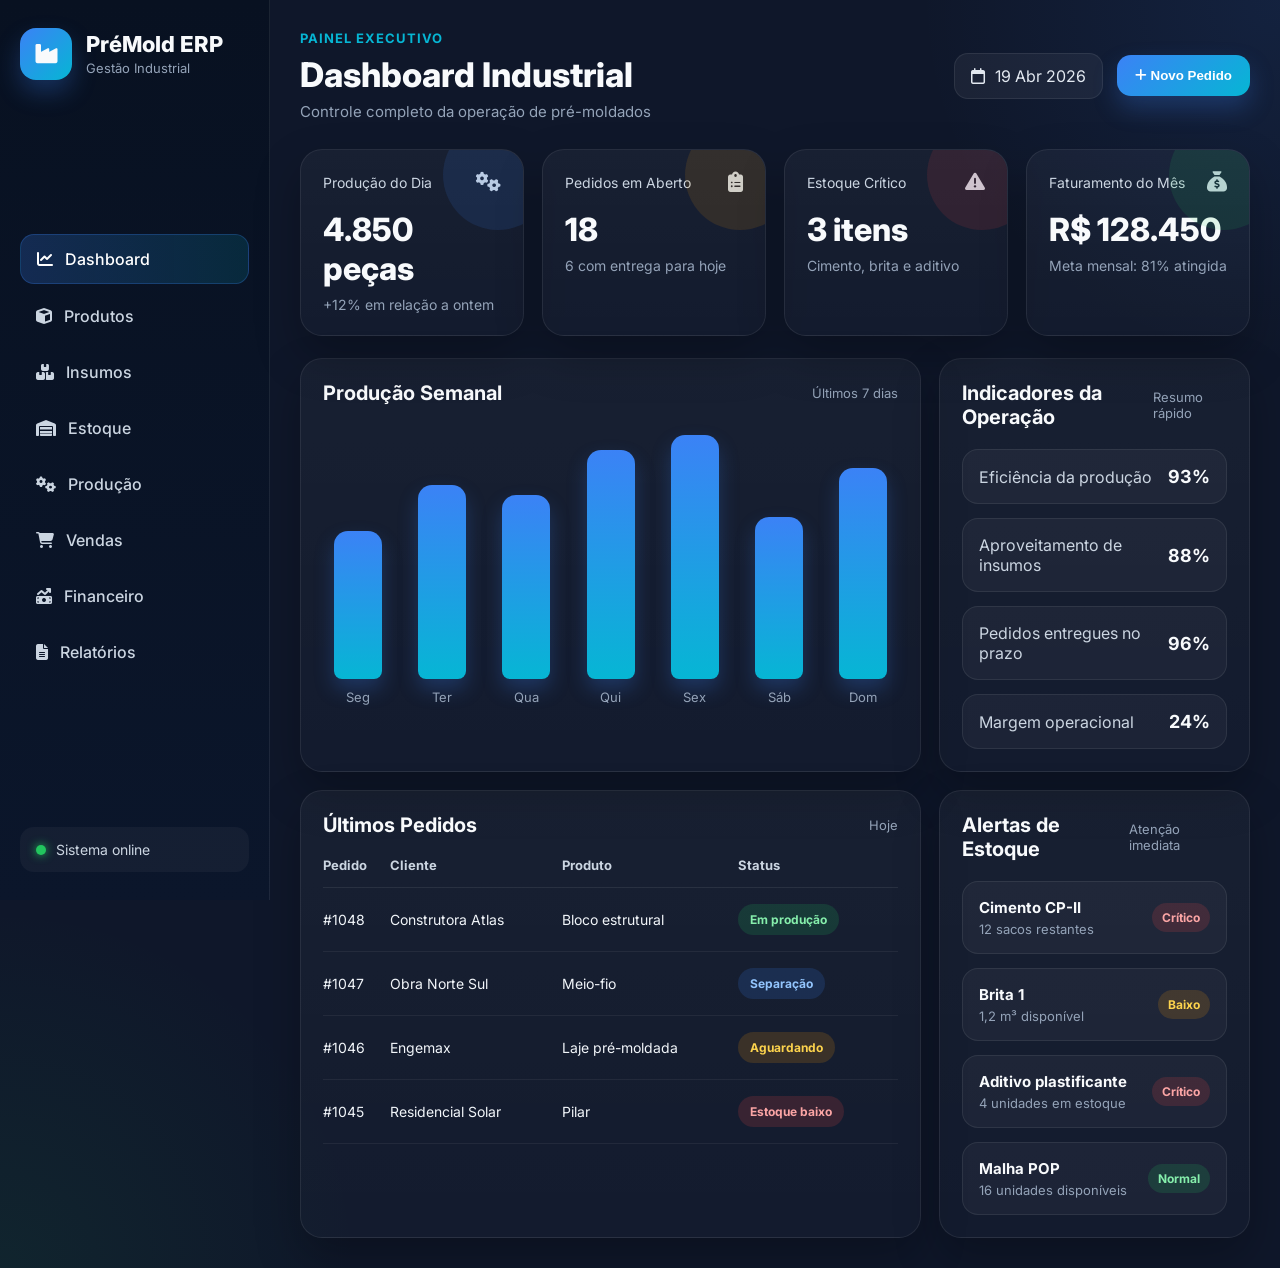
<file: index.html>
<!DOCTYPE html>
<html lang="pt-br">
<head>
  <meta charset="UTF-8">
  <meta name="viewport" content="width=device-width, initial-scale=1.0">
  <title>PréMold ERP</title>
  <link rel="preconnect" href="https://fonts.googleapis.com">
  <link rel="preconnect" href="https://fonts.gstatic.com" crossorigin>
  <link href="https://fonts.googleapis.com/css2?family=Inter:wght@400;500;600;700;800&display=swap" rel="stylesheet">
  <link rel="stylesheet" href="https://cdnjs.cloudflare.com/ajax/libs/font-awesome/6.5.0/css/all.min.css">
  <link rel="stylesheet" href="css/style.css">
</head>
<body>

  <div class="layout">

    <aside class="sidebar">
      <div class="logo-box">
        <div class="logo-icon"><i class="fa-solid fa-industry"></i></div>
        <div>
          <h2>PréMold ERP</h2>
          <span>Gestão Industrial</span>
        </div>
      </div>

      <nav class="menu">
        <a href="index.html" class="active"><i class="fa-solid fa-chart-line"></i> Dashboard</a>
        <a href="produtos.html"><i class="fa-solid fa-cube"></i> Produtos</a>
        <a href="insumos.html"><i class="fa-solid fa-boxes-stacked"></i> Insumos</a>
        <a href="estoque.html"><i class="fa-solid fa-warehouse"></i> Estoque</a>
        <a href="producao.html"><i class="fa-solid fa-gears"></i> Produção</a>
        <a href="vendas.html"><i class="fa-solid fa-cart-shopping"></i> Vendas</a>
        <a href="financeiro.html"><i class="fa-solid fa-money-bill-trend-up"></i> Financeiro</a>
        <a href="relatorios.html"><i class="fa-solid fa-file-lines"></i> Relatórios</a>
      </nav>

      <div class="sidebar-footer">
        <div class="status-dot"></div>
        <span>Sistema online</span>
      </div>
    </aside>

    <main class="main-content">
      <header class="topbar">
        <div>
          <p class="tag">Painel executivo</p>
          <h1>Dashboard Industrial</h1>
          <span class="subtitle">Controle completo da operação de pré-moldados</span>
        </div>

        <div class="topbar-actions">
          <div class="date-box">
            <i class="fa-regular fa-calendar"></i>
            <span>19 Abr 2026</span>
          </div>
          <button class="btn-primary">
            <i class="fa-solid fa-plus"></i> Novo Pedido
          </button>
        </div>
      </header>

      <section class="cards">
        <div class="card kpi-card blue">
          <div class="card-top">
            <span>Produção do Dia</span>
            <i class="fa-solid fa-gears"></i>
          </div>
          <h3>4.850 peças</h3>
          <p>+12% em relação a ontem</p>
        </div>

        <div class="card kpi-card gold">
          <div class="card-top">
            <span>Pedidos em Aberto</span>
            <i class="fa-solid fa-clipboard-list"></i>
          </div>
          <h3>18</h3>
          <p>6 com entrega para hoje</p>
        </div>

        <div class="card kpi-card red">
          <div class="card-top">
            <span>Estoque Crítico</span>
            <i class="fa-solid fa-triangle-exclamation"></i>
          </div>
          <h3>3 itens</h3>
          <p>Cimento, brita e aditivo</p>
        </div>

        <div class="card kpi-card green">
          <div class="card-top">
            <span>Faturamento do Mês</span>
            <i class="fa-solid fa-sack-dollar"></i>
          </div>
          <h3>R$ 128.450</h3>
          <p>Meta mensal: 81% atingida</p>
        </div>
      </section>

      <section class="dashboard-grid">
        <div class="card chart-card">
          <div class="section-header">
            <h2>Produção Semanal</h2>
            <span>Últimos 7 dias</span>
          </div>

          <div class="fake-chart bars">
            <div class="bar-group">
              <div class="bar" style="height: 55%;"></div>
              <span>Seg</span>
            </div>
            <div class="bar-group">
              <div class="bar" style="height: 72%;"></div>
              <span>Ter</span>
            </div>
            <div class="bar-group">
              <div class="bar" style="height: 68%;"></div>
              <span>Qua</span>
            </div>
            <div class="bar-group">
              <div class="bar" style="height: 85%;"></div>
              <span>Qui</span>
            </div>
            <div class="bar-group">
              <div class="bar" style="height: 92%;"></div>
              <span>Sex</span>
            </div>
            <div class="bar-group">
              <div class="bar" style="height: 60%;"></div>
              <span>Sáb</span>
            </div>
            <div class="bar-group">
              <div class="bar" style="height: 78%;"></div>
              <span>Dom</span>
            </div>
          </div>
        </div>

        <div class="card summary-card">
          <div class="section-header">
            <h2>Indicadores da Operação</h2>
            <span>Resumo rápido</span>
          </div>

          <div class="summary-list">
            <div class="summary-item">
              <span>Eficiência da produção</span>
              <strong>93%</strong>
            </div>
            <div class="summary-item">
              <span>Aproveitamento de insumos</span>
              <strong>88%</strong>
            </div>
            <div class="summary-item">
              <span>Pedidos entregues no prazo</span>
              <strong>96%</strong>
            </div>
            <div class="summary-item">
              <span>Margem operacional</span>
              <strong>24%</strong>
            </div>
          </div>
        </div>
      </section>

      <section class="bottom-grid">
        <div class="card table-card">
          <div class="section-header">
            <h2>Últimos Pedidos</h2>
            <span>Hoje</span>
          </div>

          <div class="table-wrap">
            <table>
              <thead>
                <tr>
                  <th>Pedido</th>
                  <th>Cliente</th>
                  <th>Produto</th>
                  <th>Status</th>
                </tr>
              </thead>
              <tbody>
                <tr>
                  <td>#1048</td>
                  <td>Construtora Atlas</td>
                  <td>Bloco estrutural</td>
                  <td><span class="badge green">Em produção</span></td>
                </tr>
                <tr>
                  <td>#1047</td>
                  <td>Obra Norte Sul</td>
                  <td>Meio-fio</td>
                  <td><span class="badge blue">Separação</span></td>
                </tr>
                <tr>
                  <td>#1046</td>
                  <td>Engemax</td>
                  <td>Laje pré-moldada</td>
                  <td><span class="badge gold">Aguardando</span></td>
                </tr>
                <tr>
                  <td>#1045</td>
                  <td>Residencial Solar</td>
                  <td>Pilar</td>
                  <td><span class="badge red">Estoque baixo</span></td>
                </tr>
              </tbody>
            </table>
          </div>
        </div>

        <div class="card stock-card">
          <div class="section-header">
            <h2>Alertas de Estoque</h2>
            <span>Atenção imediata</span>
          </div>

          <div class="alert-list">
            <div class="alert-item">
              <div>
                <strong>Cimento CP-II</strong>
                <p>12 sacos restantes</p>
              </div>
              <span class="alert-danger">Crítico</span>
            </div>

            <div class="alert-item">
              <div>
                <strong>Brita 1</strong>
                <p>1,2 m³ disponível</p>
              </div>
              <span class="alert-warning">Baixo</span>
            </div>

            <div class="alert-item">
              <div>
                <strong>Aditivo plastificante</strong>
                <p>4 unidades em estoque</p>
              </div>
              <span class="alert-danger">Crítico</span>
            </div>

            <div class="alert-item">
              <div>
                <strong>Malha POP</strong>
                <p>16 unidades disponíveis</p>
              </div>
              <span class="alert-ok">Normal</span>
            </div>
          </div>
        </div>
      </section>
    </main>

  </div>

</body>
</html>
</file>
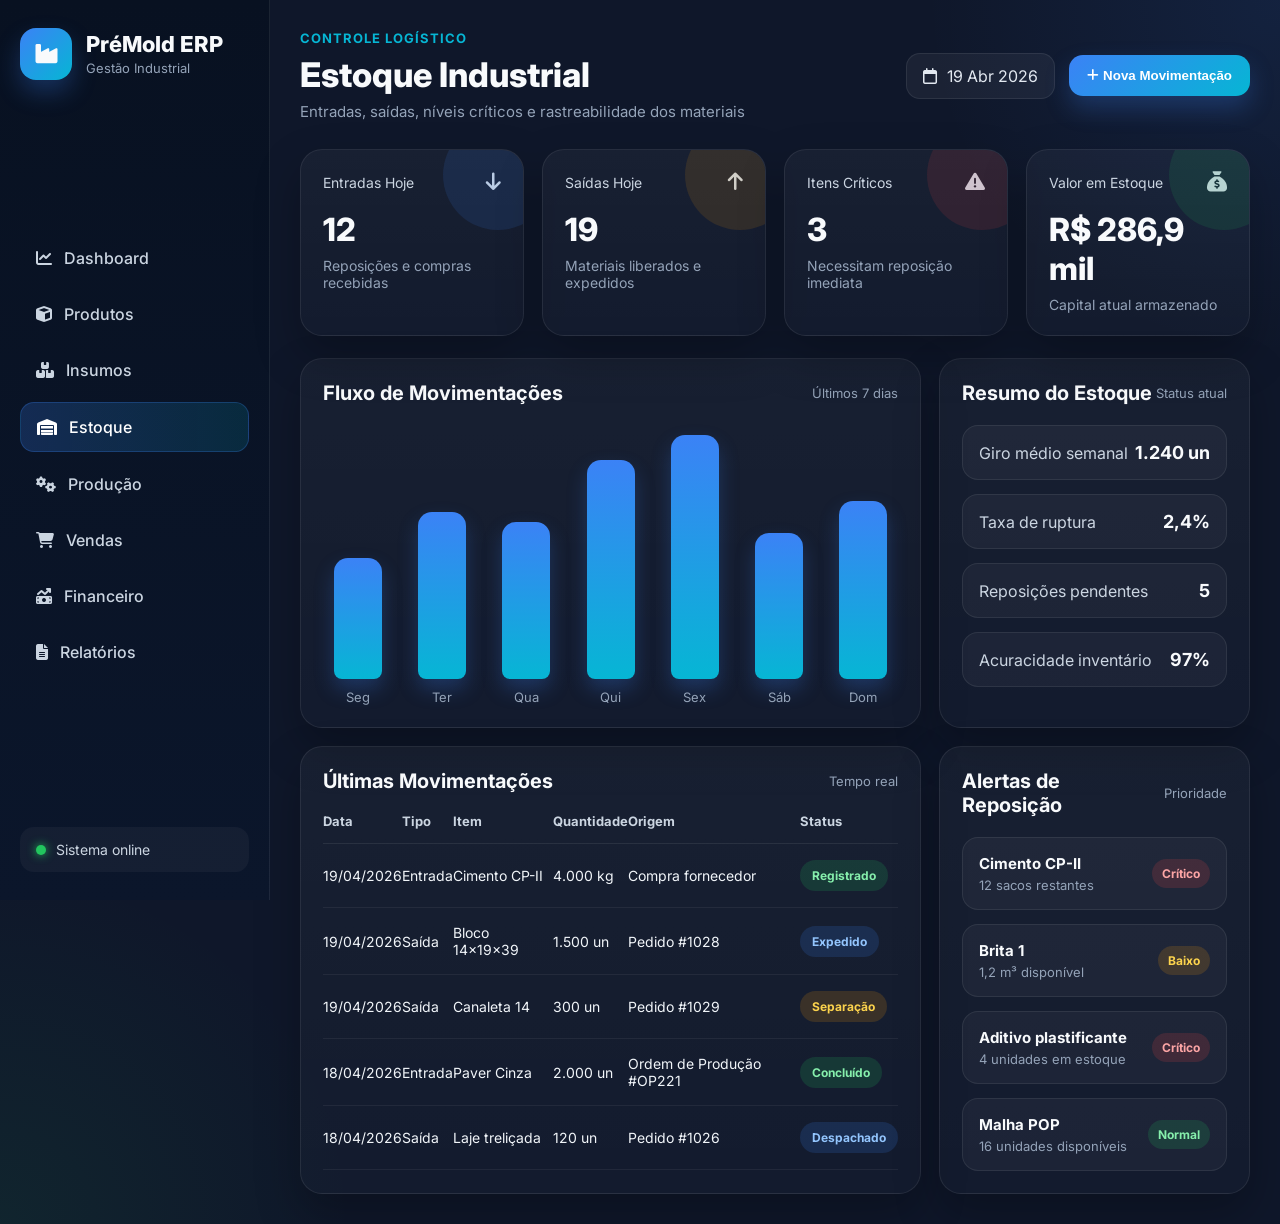
<file: estoque.html>
<!DOCTYPE html>
<html lang="pt-br">
<head>
  <meta charset="UTF-8">
  <meta name="viewport" content="width=device-width, initial-scale=1.0">
  <title>PréMold ERP - Estoque</title>
  <link rel="preconnect" href="https://fonts.googleapis.com">
  <link rel="preconnect" href="https://fonts.gstatic.com" crossorigin>
  <link href="https://fonts.googleapis.com/css2?family=Inter:wght@400;500;600;700;800&display=swap" rel="stylesheet">
  <link rel="stylesheet" href="https://cdnjs.cloudflare.com/ajax/libs/font-awesome/6.5.0/css/all.min.css">
  <link rel="stylesheet" href="css/style.css">
</head>
<body>

  <div class="layout">

    <aside class="sidebar">
      <div class="logo-box">
        <div class="logo-icon"><i class="fa-solid fa-industry"></i></div>
        <div>
          <h2>PréMold ERP</h2>
          <span>Gestão Industrial</span>
        </div>
      </div>

      <nav class="menu">
        <a href="index.html"><i class="fa-solid fa-chart-line"></i> Dashboard</a>
        <a href="produtos.html"><i class="fa-solid fa-cube"></i> Produtos</a>
        <a href="insumos.html"><i class="fa-solid fa-boxes-stacked"></i> Insumos</a>
        <a href="estoque.html" class="active"><i class="fa-solid fa-warehouse"></i> Estoque</a>
        <a href="producao.html"><i class="fa-solid fa-gears"></i> Produção</a>
        <a href="vendas.html"><i class="fa-solid fa-cart-shopping"></i> Vendas</a>
        <a href="financeiro.html"><i class="fa-solid fa-money-bill-trend-up"></i> Financeiro</a>
        <a href="relatorios.html"><i class="fa-solid fa-file-lines"></i> Relatórios</a>
      </nav>

      <div class="sidebar-footer">
        <div class="status-dot"></div>
        <span>Sistema online</span>
      </div>
    </aside>

    <main class="main-content">
      <header class="topbar">
        <div>
          <p class="tag">Controle logístico</p>
          <h1>Estoque Industrial</h1>
          <span class="subtitle">Entradas, saídas, níveis críticos e rastreabilidade dos materiais</span>
        </div>

        <div class="topbar-actions">
          <div class="date-box">
            <i class="fa-regular fa-calendar"></i>
            <span>19 Abr 2026</span>
          </div>
          <button class="btn-primary">
            <i class="fa-solid fa-plus"></i> Nova Movimentação
          </button>
        </div>
      </header>

      <section class="cards">
        <div class="card kpi-card blue">
          <div class="card-top">
            <span>Entradas Hoje</span>
            <i class="fa-solid fa-arrow-down"></i>
          </div>
          <h3>12</h3>
          <p>Reposições e compras recebidas</p>
        </div>

        <div class="card kpi-card gold">
          <div class="card-top">
            <span>Saídas Hoje</span>
            <i class="fa-solid fa-arrow-up"></i>
          </div>
          <h3>19</h3>
          <p>Materiais liberados e expedidos</p>
        </div>

        <div class="card kpi-card red">
          <div class="card-top">
            <span>Itens Críticos</span>
            <i class="fa-solid fa-triangle-exclamation"></i>
          </div>
          <h3>3</h3>
          <p>Necessitam reposição imediata</p>
        </div>

        <div class="card kpi-card green">
          <div class="card-top">
            <span>Valor em Estoque</span>
            <i class="fa-solid fa-sack-dollar"></i>
          </div>
          <h3>R$ 286,9 mil</h3>
          <p>Capital atual armazenado</p>
        </div>
      </section>

      <section class="dashboard-grid">
        <div class="card chart-card">
          <div class="section-header">
            <h2>Fluxo de Movimentações</h2>
            <span>Últimos 7 dias</span>
          </div>

          <div class="fake-chart bars">
            <div class="bar-group">
              <div class="bar" style="height: 45%;"></div>
              <span>Seg</span>
            </div>
            <div class="bar-group">
              <div class="bar" style="height: 62%;"></div>
              <span>Ter</span>
            </div>
            <div class="bar-group">
              <div class="bar" style="height: 58%;"></div>
              <span>Qua</span>
            </div>
            <div class="bar-group">
              <div class="bar" style="height: 81%;"></div>
              <span>Qui</span>
            </div>
            <div class="bar-group">
              <div class="bar" style="height: 93%;"></div>
              <span>Sex</span>
            </div>
            <div class="bar-group">
              <div class="bar" style="height: 54%;"></div>
              <span>Sáb</span>
            </div>
            <div class="bar-group">
              <div class="bar" style="height: 66%;"></div>
              <span>Dom</span>
            </div>
          </div>
        </div>

        <div class="card summary-card">
          <div class="section-header">
            <h2>Resumo do Estoque</h2>
            <span>Status atual</span>
          </div>

          <div class="summary-list">
            <div class="summary-item">
              <span>Giro médio semanal</span>
              <strong>1.240 un</strong>
            </div>
            <div class="summary-item">
              <span>Taxa de ruptura</span>
              <strong>2,4%</strong>
            </div>
            <div class="summary-item">
              <span>Reposições pendentes</span>
              <strong>5</strong>
            </div>
            <div class="summary-item">
              <span>Acuracidade inventário</span>
              <strong>97%</strong>
            </div>
          </div>
        </div>
      </section>

      <section class="bottom-grid">
        <div class="card table-card">
          <div class="section-header">
            <h2>Últimas Movimentações</h2>
            <span>Tempo real</span>
          </div>

          <div class="table-wrap">
            <table>
              <thead>
                <tr>
                  <th>Data</th>
                  <th>Tipo</th>
                  <th>Item</th>
                  <th>Quantidade</th>
                  <th>Origem</th>
                  <th>Status</th>
                </tr>
              </thead>
              <tbody>
                <tr>
                  <td>19/04/2026</td>
                  <td>Entrada</td>
                  <td>Cimento CP-II</td>
                  <td>4.000 kg</td>
                  <td>Compra fornecedor</td>
                  <td><span class="badge green">Registrado</span></td>
                </tr>
                <tr>
                  <td>19/04/2026</td>
                  <td>Saída</td>
                  <td>Bloco 14x19x39</td>
                  <td>1.500 un</td>
                  <td>Pedido #1028</td>
                  <td><span class="badge blue">Expedido</span></td>
                </tr>
                <tr>
                  <td>19/04/2026</td>
                  <td>Saída</td>
                  <td>Canaleta 14</td>
                  <td>300 un</td>
                  <td>Pedido #1029</td>
                  <td><span class="badge gold">Separação</span></td>
                </tr>
                <tr>
                  <td>18/04/2026</td>
                  <td>Entrada</td>
                  <td>Paver Cinza</td>
                  <td>2.000 un</td>
                  <td>Ordem de Produção #OP221</td>
                  <td><span class="badge green">Concluído</span></td>
                </tr>
                <tr>
                  <td>18/04/2026</td>
                  <td>Saída</td>
                  <td>Laje treliçada</td>
                  <td>120 un</td>
                  <td>Pedido #1026</td>
                  <td><span class="badge blue">Despachado</span></td>
                </tr>
              </tbody>
            </table>
          </div>
        </div>

        <div class="card stock-card">
          <div class="section-header">
            <h2>Alertas de Reposição</h2>
            <span>Prioridade</span>
          </div>

          <div class="alert-list">
            <div class="alert-item">
              <div>
                <strong>Cimento CP-II</strong>
                <p>12 sacos restantes</p>
              </div>
              <span class="alert-danger">Crítico</span>
            </div>

            <div class="alert-item">
              <div>
                <strong>Brita 1</strong>
                <p>1,2 m³ disponível</p>
              </div>
              <span class="alert-warning">Baixo</span>
            </div>

            <div class="alert-item">
              <div>
                <strong>Aditivo plastificante</strong>
                <p>4 unidades em estoque</p>
              </div>
              <span class="alert-danger">Crítico</span>
            </div>

            <div class="alert-item">
              <div>
                <strong>Malha POP</strong>
                <p>16 unidades disponíveis</p>
              </div>
              <span class="alert-ok">Normal</span>
            </div>
          </div>
        </div>
      </section>
    </main>

  </div>

</body>
</html>
</file>
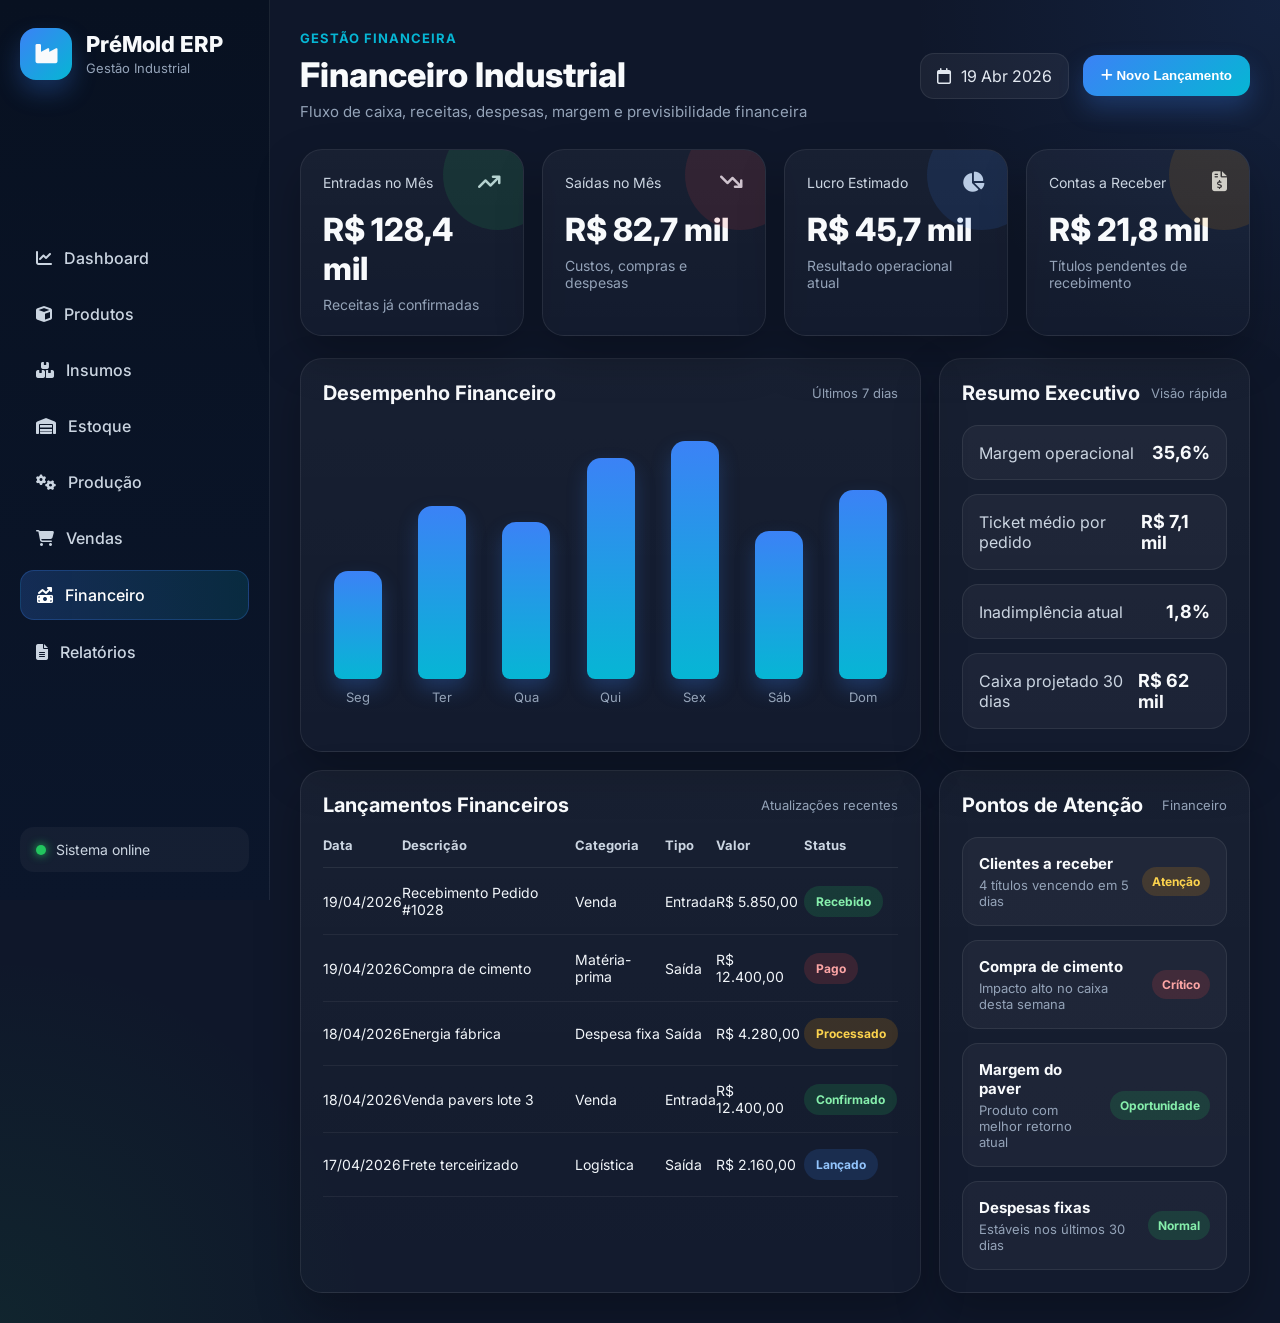
<file: financeiro.html>
<!DOCTYPE html>
<html lang="pt-br">
<head>
  <meta charset="UTF-8">
  <meta name="viewport" content="width=device-width, initial-scale=1.0">
  <title>PréMold ERP - Financeiro</title>
  <link rel="preconnect" href="https://fonts.googleapis.com">
  <link rel="preconnect" href="https://fonts.gstatic.com" crossorigin>
  <link href="https://fonts.googleapis.com/css2?family=Inter:wght@400;500;600;700;800&display=swap" rel="stylesheet">
  <link rel="stylesheet" href="https://cdnjs.cloudflare.com/ajax/libs/font-awesome/6.5.0/css/all.min.css">
  <link rel="stylesheet" href="css/style.css">
</head>
<body>

  <div class="layout">

    <aside class="sidebar">
      <div class="logo-box">
        <div class="logo-icon"><i class="fa-solid fa-industry"></i></div>
        <div>
          <h2>PréMold ERP</h2>
          <span>Gestão Industrial</span>
        </div>
      </div>

      <nav class="menu">
        <a href="index.html"><i class="fa-solid fa-chart-line"></i> Dashboard</a>
        <a href="produtos.html"><i class="fa-solid fa-cube"></i> Produtos</a>
        <a href="insumos.html"><i class="fa-solid fa-boxes-stacked"></i> Insumos</a>
        <a href="estoque.html"><i class="fa-solid fa-warehouse"></i> Estoque</a>
        <a href="producao.html"><i class="fa-solid fa-gears"></i> Produção</a>
        <a href="vendas.html"><i class="fa-solid fa-cart-shopping"></i> Vendas</a>
        <a href="financeiro.html" class="active"><i class="fa-solid fa-money-bill-trend-up"></i> Financeiro</a>
        <a href="relatorios.html"><i class="fa-solid fa-file-lines"></i> Relatórios</a>
      </nav>

      <div class="sidebar-footer">
        <div class="status-dot"></div>
        <span>Sistema online</span>
      </div>
    </aside>

    <main class="main-content">
      <header class="topbar">
        <div>
          <p class="tag">Gestão financeira</p>
          <h1>Financeiro Industrial</h1>
          <span class="subtitle">Fluxo de caixa, receitas, despesas, margem e previsibilidade financeira</span>
        </div>

        <div class="topbar-actions">
          <div class="date-box">
            <i class="fa-regular fa-calendar"></i>
            <span>19 Abr 2026</span>
          </div>
          <button class="btn-primary">
            <i class="fa-solid fa-plus"></i> Novo Lançamento
          </button>
        </div>
      </header>

      <section class="cards">
        <div class="card kpi-card green">
          <div class="card-top">
            <span>Entradas no Mês</span>
            <i class="fa-solid fa-arrow-trend-up"></i>
          </div>
          <h3>R$ 128,4 mil</h3>
          <p>Receitas já confirmadas</p>
        </div>

        <div class="card kpi-card red">
          <div class="card-top">
            <span>Saídas no Mês</span>
            <i class="fa-solid fa-arrow-trend-down"></i>
          </div>
          <h3>R$ 82,7 mil</h3>
          <p>Custos, compras e despesas</p>
        </div>

        <div class="card kpi-card blue">
          <div class="card-top">
            <span>Lucro Estimado</span>
            <i class="fa-solid fa-chart-pie"></i>
          </div>
          <h3>R$ 45,7 mil</h3>
          <p>Resultado operacional atual</p>
        </div>

        <div class="card kpi-card gold">
          <div class="card-top">
            <span>Contas a Receber</span>
            <i class="fa-solid fa-file-invoice-dollar"></i>
          </div>
          <h3>R$ 21,8 mil</h3>
          <p>Títulos pendentes de recebimento</p>
        </div>
      </section>

      <section class="dashboard-grid">
        <div class="card chart-card">
          <div class="section-header">
            <h2>Desempenho Financeiro</h2>
            <span>Últimos 7 dias</span>
          </div>

          <div class="fake-chart bars">
            <div class="bar-group">
              <div class="bar" style="height: 40%;"></div>
              <span>Seg</span>
            </div>
            <div class="bar-group">
              <div class="bar" style="height: 64%;"></div>
              <span>Ter</span>
            </div>
            <div class="bar-group">
              <div class="bar" style="height: 58%;"></div>
              <span>Qua</span>
            </div>
            <div class="bar-group">
              <div class="bar" style="height: 82%;"></div>
              <span>Qui</span>
            </div>
            <div class="bar-group">
              <div class="bar" style="height: 88%;"></div>
              <span>Sex</span>
            </div>
            <div class="bar-group">
              <div class="bar" style="height: 55%;"></div>
              <span>Sáb</span>
            </div>
            <div class="bar-group">
              <div class="bar" style="height: 70%;"></div>
              <span>Dom</span>
            </div>
          </div>
        </div>

        <div class="card summary-card">
          <div class="section-header">
            <h2>Resumo Executivo</h2>
            <span>Visão rápida</span>
          </div>

          <div class="summary-list">
            <div class="summary-item">
              <span>Margem operacional</span>
              <strong>35,6%</strong>
            </div>
            <div class="summary-item">
              <span>Ticket médio por pedido</span>
              <strong>R$ 7,1 mil</strong>
            </div>
            <div class="summary-item">
              <span>Inadimplência atual</span>
              <strong>1,8%</strong>
            </div>
            <div class="summary-item">
              <span>Caixa projetado 30 dias</span>
              <strong>R$ 62 mil</strong>
            </div>
          </div>
        </div>
      </section>

      <section class="bottom-grid">
        <div class="card table-card">
          <div class="section-header">
            <h2>Lançamentos Financeiros</h2>
            <span>Atualizações recentes</span>
          </div>

          <div class="table-wrap">
            <table>
              <thead>
                <tr>
                  <th>Data</th>
                  <th>Descrição</th>
                  <th>Categoria</th>
                  <th>Tipo</th>
                  <th>Valor</th>
                  <th>Status</th>
                </tr>
              </thead>
              <tbody>
                <tr>
                  <td>19/04/2026</td>
                  <td>Recebimento Pedido #1028</td>
                  <td>Venda</td>
                  <td>Entrada</td>
                  <td>R$ 5.850,00</td>
                  <td><span class="badge green">Recebido</span></td>
                </tr>
                <tr>
                  <td>19/04/2026</td>
                  <td>Compra de cimento</td>
                  <td>Matéria-prima</td>
                  <td>Saída</td>
                  <td>R$ 12.400,00</td>
                  <td><span class="badge red">Pago</span></td>
                </tr>
                <tr>
                  <td>18/04/2026</td>
                  <td>Energia fábrica</td>
                  <td>Despesa fixa</td>
                  <td>Saída</td>
                  <td>R$ 4.280,00</td>
                  <td><span class="badge gold">Processado</span></td>
                </tr>
                <tr>
                  <td>18/04/2026</td>
                  <td>Venda pavers lote 3</td>
                  <td>Venda</td>
                  <td>Entrada</td>
                  <td>R$ 12.400,00</td>
                  <td><span class="badge green">Confirmado</span></td>
                </tr>
                <tr>
                  <td>17/04/2026</td>
                  <td>Frete terceirizado</td>
                  <td>Logística</td>
                  <td>Saída</td>
                  <td>R$ 2.160,00</td>
                  <td><span class="badge blue">Lançado</span></td>
                </tr>
              </tbody>
            </table>
          </div>
        </div>

        <div class="card stock-card">
          <div class="section-header">
            <h2>Pontos de Atenção</h2>
            <span>Financeiro</span>
          </div>

          <div class="alert-list">
            <div class="alert-item">
              <div>
                <strong>Clientes a receber</strong>
                <p>4 títulos vencendo em 5 dias</p>
              </div>
              <span class="alert-warning">Atenção</span>
            </div>

            <div class="alert-item">
              <div>
                <strong>Compra de cimento</strong>
                <p>Impacto alto no caixa desta semana</p>
              </div>
              <span class="alert-danger">Crítico</span>
            </div>

            <div class="alert-item">
              <div>
                <strong>Margem do paver</strong>
                <p>Produto com melhor retorno atual</p>
              </div>
              <span class="alert-ok">Oportunidade</span>
            </div>

            <div class="alert-item">
              <div>
                <strong>Despesas fixas</strong>
                <p>Estáveis nos últimos 30 dias</p>
              </div>
              <span class="alert-ok">Normal</span>
            </div>
          </div>
        </div>
      </section>
    </main>

  </div>

</body>
</html>
</file>
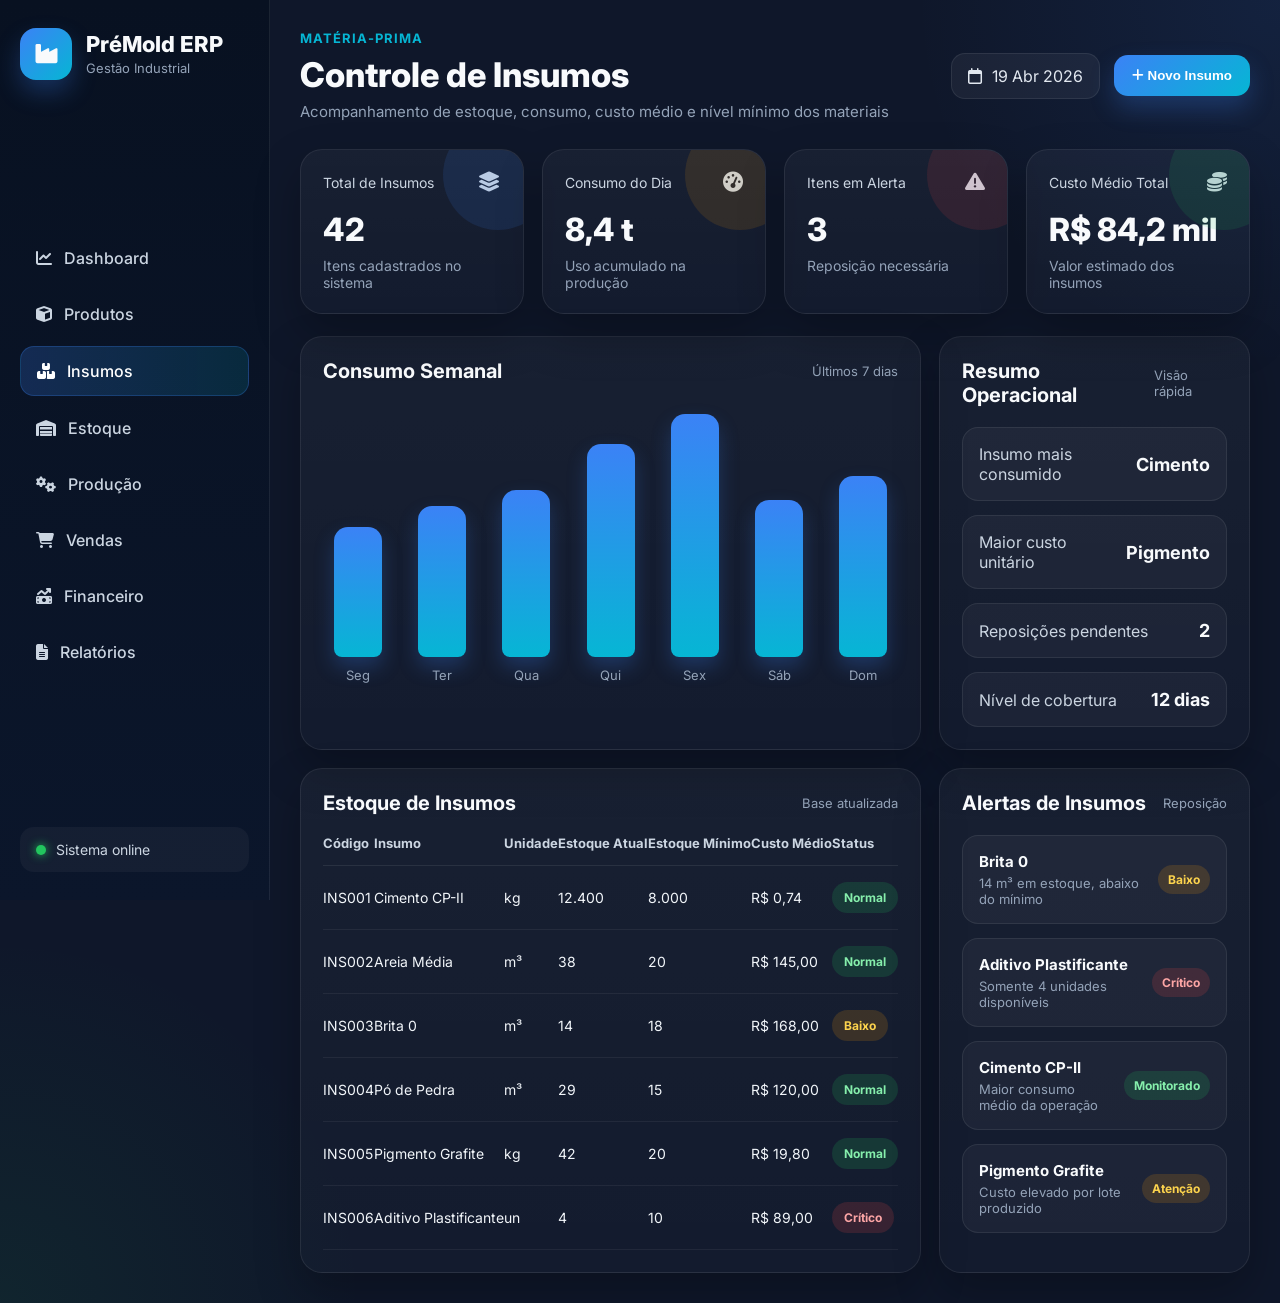
<file: insumos.html>
<!DOCTYPE html>
<html lang="pt-br">
<head>
  <meta charset="UTF-8">
  <meta name="viewport" content="width=device-width, initial-scale=1.0">
  <title>PréMold ERP - Insumos</title>
  <link rel="preconnect" href="https://fonts.googleapis.com">
  <link rel="preconnect" href="https://fonts.gstatic.com" crossorigin>
  <link href="https://fonts.googleapis.com/css2?family=Inter:wght@400;500;600;700;800&display=swap" rel="stylesheet">
  <link rel="stylesheet" href="https://cdnjs.cloudflare.com/ajax/libs/font-awesome/6.5.0/css/all.min.css">
  <link rel="stylesheet" href="css/style.css">
</head>
<body>

  <div class="layout">

    <aside class="sidebar">
      <div class="logo-box">
        <div class="logo-icon"><i class="fa-solid fa-industry"></i></div>
        <div>
          <h2>PréMold ERP</h2>
          <span>Gestão Industrial</span>
        </div>
      </div>

      <nav class="menu">
        <a href="index.html"><i class="fa-solid fa-chart-line"></i> Dashboard</a>
        <a href="produtos.html"><i class="fa-solid fa-cube"></i> Produtos</a>
        <a href="insumos.html" class="active"><i class="fa-solid fa-boxes-stacked"></i> Insumos</a>
        <a href="estoque.html"><i class="fa-solid fa-warehouse"></i> Estoque</a>
        <a href="producao.html"><i class="fa-solid fa-gears"></i> Produção</a>
        <a href="vendas.html"><i class="fa-solid fa-cart-shopping"></i> Vendas</a>
        <a href="financeiro.html"><i class="fa-solid fa-money-bill-trend-up"></i> Financeiro</a>
        <a href="relatorios.html"><i class="fa-solid fa-file-lines"></i> Relatórios</a>
      </nav>

      <div class="sidebar-footer">
        <div class="status-dot"></div>
        <span>Sistema online</span>
      </div>
    </aside>

    <main class="main-content">
      <header class="topbar">
        <div>
          <p class="tag">Matéria-prima</p>
          <h1>Controle de Insumos</h1>
          <span class="subtitle">Acompanhamento de estoque, consumo, custo médio e nível mínimo dos materiais</span>
        </div>

        <div class="topbar-actions">
          <div class="date-box">
            <i class="fa-regular fa-calendar"></i>
            <span>19 Abr 2026</span>
          </div>
          <button class="btn-primary">
            <i class="fa-solid fa-plus"></i> Novo Insumo
          </button>
        </div>
      </header>

      <section class="cards">
        <div class="card kpi-card blue">
          <div class="card-top">
            <span>Total de Insumos</span>
            <i class="fa-solid fa-layer-group"></i>
          </div>
          <h3>42</h3>
          <p>Itens cadastrados no sistema</p>
        </div>

        <div class="card kpi-card gold">
          <div class="card-top">
            <span>Consumo do Dia</span>
            <i class="fa-solid fa-gauge-high"></i>
          </div>
          <h3>8,4 t</h3>
          <p>Uso acumulado na produção</p>
        </div>

        <div class="card kpi-card red">
          <div class="card-top">
            <span>Itens em Alerta</span>
            <i class="fa-solid fa-triangle-exclamation"></i>
          </div>
          <h3>3</h3>
          <p>Reposição necessária</p>
        </div>

        <div class="card kpi-card green">
          <div class="card-top">
            <span>Custo Médio Total</span>
            <i class="fa-solid fa-coins"></i>
          </div>
          <h3>R$ 84,2 mil</h3>
          <p>Valor estimado dos insumos</p>
        </div>
      </section>

      <section class="dashboard-grid">
        <div class="card chart-card">
          <div class="section-header">
            <h2>Consumo Semanal</h2>
            <span>Últimos 7 dias</span>
          </div>

          <div class="fake-chart bars">
            <div class="bar-group">
              <div class="bar" style="height: 48%;"></div>
              <span>Seg</span>
            </div>
            <div class="bar-group">
              <div class="bar" style="height: 56%;"></div>
              <span>Ter</span>
            </div>
            <div class="bar-group">
              <div class="bar" style="height: 62%;"></div>
              <span>Qua</span>
            </div>
            <div class="bar-group">
              <div class="bar" style="height: 79%;"></div>
              <span>Qui</span>
            </div>
            <div class="bar-group">
              <div class="bar" style="height: 90%;"></div>
              <span>Sex</span>
            </div>
            <div class="bar-group">
              <div class="bar" style="height: 58%;"></div>
              <span>Sáb</span>
            </div>
            <div class="bar-group">
              <div class="bar" style="height: 67%;"></div>
              <span>Dom</span>
            </div>
          </div>
        </div>

        <div class="card summary-card">
          <div class="section-header">
            <h2>Resumo Operacional</h2>
            <span>Visão rápida</span>
          </div>

          <div class="summary-list">
            <div class="summary-item">
              <span>Insumo mais consumido</span>
              <strong>Cimento</strong>
            </div>
            <div class="summary-item">
              <span>Maior custo unitário</span>
              <strong>Pigmento</strong>
            </div>
            <div class="summary-item">
              <span>Reposições pendentes</span>
              <strong>2</strong>
            </div>
            <div class="summary-item">
              <span>Nível de cobertura</span>
              <strong>12 dias</strong>
            </div>
          </div>
        </div>
      </section>

      <section class="bottom-grid">
        <div class="card table-card">
          <div class="section-header">
            <h2>Estoque de Insumos</h2>
            <span>Base atualizada</span>
          </div>

          <div class="table-wrap">
            <table>
              <thead>
                <tr>
                  <th>Código</th>
                  <th>Insumo</th>
                  <th>Unidade</th>
                  <th>Estoque Atual</th>
                  <th>Estoque Mínimo</th>
                  <th>Custo Médio</th>
                  <th>Status</th>
                </tr>
              </thead>
              <tbody>
                <tr>
                  <td>INS001</td>
                  <td>Cimento CP-II</td>
                  <td>kg</td>
                  <td>12.400</td>
                  <td>8.000</td>
                  <td>R$ 0,74</td>
                  <td><span class="badge green">Normal</span></td>
                </tr>
                <tr>
                  <td>INS002</td>
                  <td>Areia Média</td>
                  <td>m³</td>
                  <td>38</td>
                  <td>20</td>
                  <td>R$ 145,00</td>
                  <td><span class="badge green">Normal</span></td>
                </tr>
                <tr>
                  <td>INS003</td>
                  <td>Brita 0</td>
                  <td>m³</td>
                  <td>14</td>
                  <td>18</td>
                  <td>R$ 168,00</td>
                  <td><span class="badge gold">Baixo</span></td>
                </tr>
                <tr>
                  <td>INS004</td>
                  <td>Pó de Pedra</td>
                  <td>m³</td>
                  <td>29</td>
                  <td>15</td>
                  <td>R$ 120,00</td>
                  <td><span class="badge green">Normal</span></td>
                </tr>
                <tr>
                  <td>INS005</td>
                  <td>Pigmento Grafite</td>
                  <td>kg</td>
                  <td>42</td>
                  <td>20</td>
                  <td>R$ 19,80</td>
                  <td><span class="badge green">Normal</span></td>
                </tr>
                <tr>
                  <td>INS006</td>
                  <td>Aditivo Plastificante</td>
                  <td>un</td>
                  <td>4</td>
                  <td>10</td>
                  <td>R$ 89,00</td>
                  <td><span class="badge red">Crítico</span></td>
                </tr>
              </tbody>
            </table>
          </div>
        </div>

        <div class="card stock-card">
          <div class="section-header">
            <h2>Alertas de Insumos</h2>
            <span>Reposição</span>
          </div>

          <div class="alert-list">
            <div class="alert-item">
              <div>
                <strong>Brita 0</strong>
                <p>14 m³ em estoque, abaixo do mínimo</p>
              </div>
              <span class="alert-warning">Baixo</span>
            </div>

            <div class="alert-item">
              <div>
                <strong>Aditivo Plastificante</strong>
                <p>Somente 4 unidades disponíveis</p>
              </div>
              <span class="alert-danger">Crítico</span>
            </div>

            <div class="alert-item">
              <div>
                <strong>Cimento CP-II</strong>
                <p>Maior consumo médio da operação</p>
              </div>
              <span class="alert-ok">Monitorado</span>
            </div>

            <div class="alert-item">
              <div>
                <strong>Pigmento Grafite</strong>
                <p>Custo elevado por lote produzido</p>
              </div>
              <span class="alert-warning">Atenção</span>
            </div>
          </div>
        </div>
      </section>
    </main>

  </div>

</body>
</html>
</file>
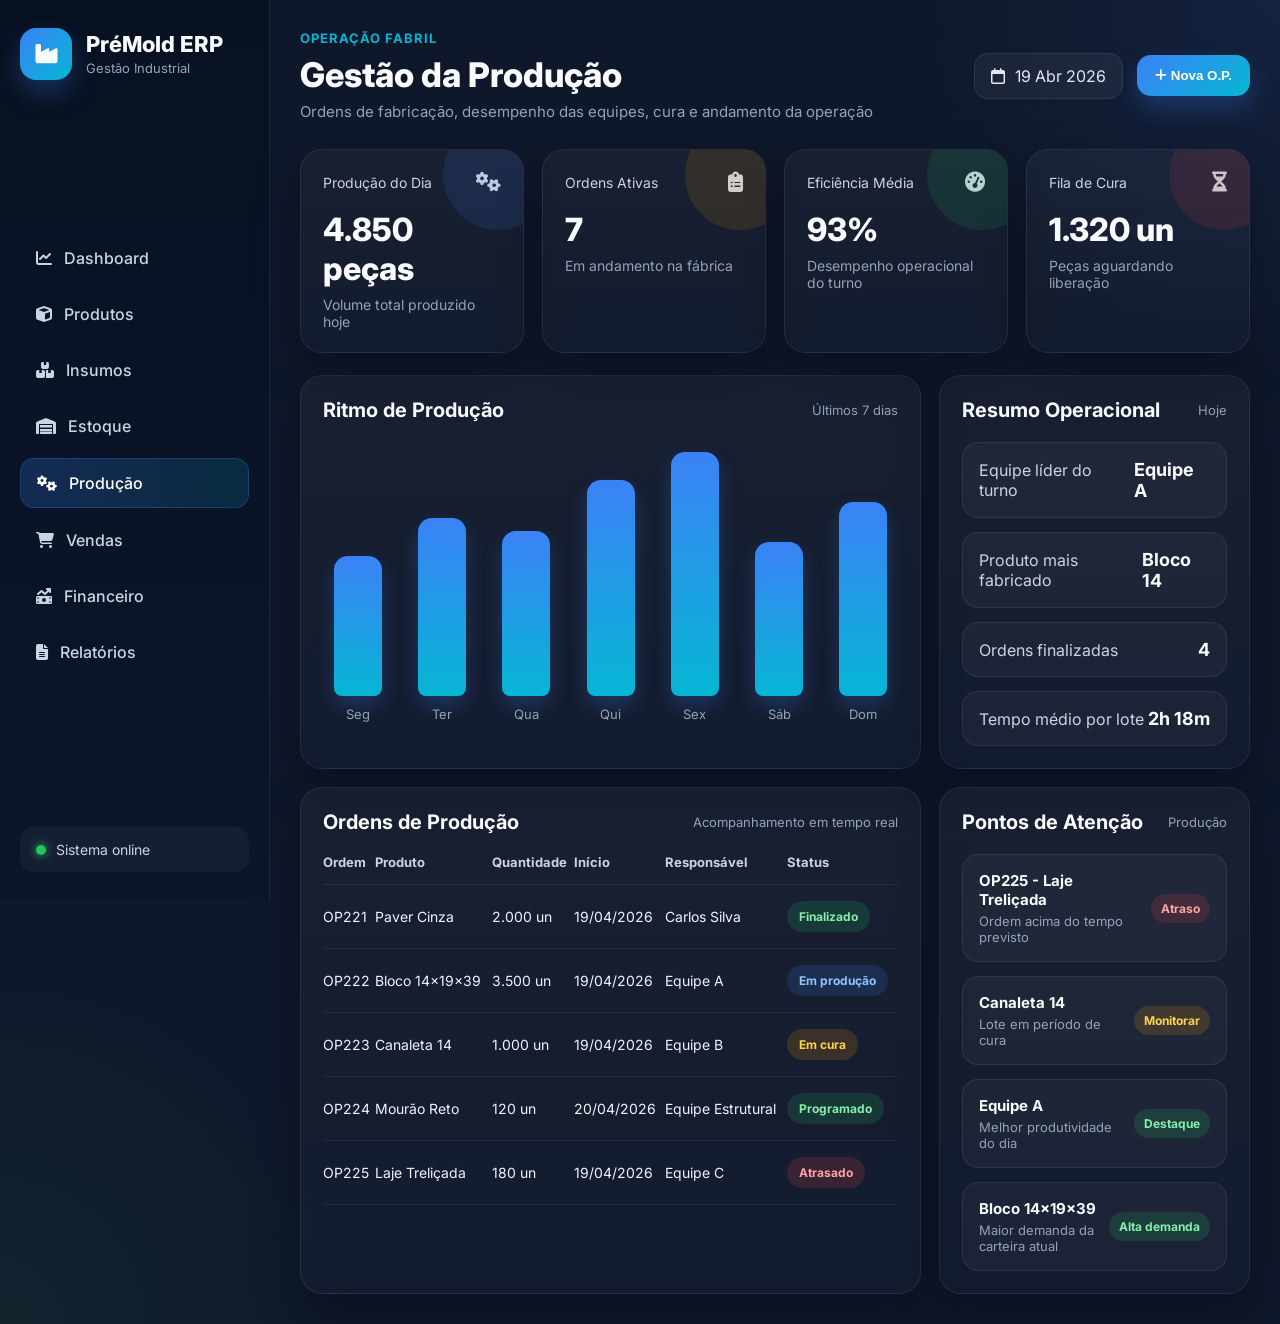
<file: producao.html>
<!DOCTYPE html>
<html lang="pt-br">
<head>
  <meta charset="UTF-8">
  <meta name="viewport" content="width=device-width, initial-scale=1.0">
  <title>PréMold ERP - Produção</title>
  <link rel="preconnect" href="https://fonts.googleapis.com">
  <link rel="preconnect" href="https://fonts.gstatic.com" crossorigin>
  <link href="https://fonts.googleapis.com/css2?family=Inter:wght@400;500;600;700;800&display=swap" rel="stylesheet">
  <link rel="stylesheet" href="https://cdnjs.cloudflare.com/ajax/libs/font-awesome/6.5.0/css/all.min.css">
  <link rel="stylesheet" href="css/style.css">
</head>
<body>

  <div class="layout">

    <aside class="sidebar">
      <div class="logo-box">
        <div class="logo-icon"><i class="fa-solid fa-industry"></i></div>
        <div>
          <h2>PréMold ERP</h2>
          <span>Gestão Industrial</span>
        </div>
      </div>

      <nav class="menu">
        <a href="index.html"><i class="fa-solid fa-chart-line"></i> Dashboard</a>
        <a href="produtos.html"><i class="fa-solid fa-cube"></i> Produtos</a>
        <a href="insumos.html"><i class="fa-solid fa-boxes-stacked"></i> Insumos</a>
        <a href="estoque.html"><i class="fa-solid fa-warehouse"></i> Estoque</a>
        <a href="producao.html" class="active"><i class="fa-solid fa-gears"></i> Produção</a>
        <a href="vendas.html"><i class="fa-solid fa-cart-shopping"></i> Vendas</a>
        <a href="financeiro.html"><i class="fa-solid fa-money-bill-trend-up"></i> Financeiro</a>
        <a href="relatorios.html"><i class="fa-solid fa-file-lines"></i> Relatórios</a>
      </nav>

      <div class="sidebar-footer">
        <div class="status-dot"></div>
        <span>Sistema online</span>
      </div>
    </aside>

    <main class="main-content">
      <header class="topbar">
        <div>
          <p class="tag">Operação fabril</p>
          <h1>Gestão da Produção</h1>
          <span class="subtitle">Ordens de fabricação, desempenho das equipes, cura e andamento da operação</span>
        </div>

        <div class="topbar-actions">
          <div class="date-box">
            <i class="fa-regular fa-calendar"></i>
            <span>19 Abr 2026</span>
          </div>
          <button class="btn-primary">
            <i class="fa-solid fa-plus"></i> Nova O.P.
          </button>
        </div>
      </header>

      <section class="cards">
        <div class="card kpi-card blue">
          <div class="card-top">
            <span>Produção do Dia</span>
            <i class="fa-solid fa-gears"></i>
          </div>
          <h3>4.850 peças</h3>
          <p>Volume total produzido hoje</p>
        </div>

        <div class="card kpi-card gold">
          <div class="card-top">
            <span>Ordens Ativas</span>
            <i class="fa-solid fa-clipboard-list"></i>
          </div>
          <h3>7</h3>
          <p>Em andamento na fábrica</p>
        </div>

        <div class="card kpi-card green">
          <div class="card-top">
            <span>Eficiência Média</span>
            <i class="fa-solid fa-gauge-high"></i>
          </div>
          <h3>93%</h3>
          <p>Desempenho operacional do turno</p>
        </div>

        <div class="card kpi-card red">
          <div class="card-top">
            <span>Fila de Cura</span>
            <i class="fa-solid fa-hourglass-half"></i>
          </div>
          <h3>1.320 un</h3>
          <p>Peças aguardando liberação</p>
        </div>
      </section>

      <section class="dashboard-grid">
        <div class="card chart-card">
          <div class="section-header">
            <h2>Ritmo de Produção</h2>
            <span>Últimos 7 dias</span>
          </div>

          <div class="fake-chart bars">
            <div class="bar-group">
              <div class="bar" style="height: 52%;"></div>
              <span>Seg</span>
            </div>
            <div class="bar-group">
              <div class="bar" style="height: 66%;"></div>
              <span>Ter</span>
            </div>
            <div class="bar-group">
              <div class="bar" style="height: 61%;"></div>
              <span>Qua</span>
            </div>
            <div class="bar-group">
              <div class="bar" style="height: 80%;"></div>
              <span>Qui</span>
            </div>
            <div class="bar-group">
              <div class="bar" style="height: 94%;"></div>
              <span>Sex</span>
            </div>
            <div class="bar-group">
              <div class="bar" style="height: 57%;"></div>
              <span>Sáb</span>
            </div>
            <div class="bar-group">
              <div class="bar" style="height: 72%;"></div>
              <span>Dom</span>
            </div>
          </div>
        </div>

        <div class="card summary-card">
          <div class="section-header">
            <h2>Resumo Operacional</h2>
            <span>Hoje</span>
          </div>

          <div class="summary-list">
            <div class="summary-item">
              <span>Equipe líder do turno</span>
              <strong>Equipe A</strong>
            </div>
            <div class="summary-item">
              <span>Produto mais fabricado</span>
              <strong>Bloco 14</strong>
            </div>
            <div class="summary-item">
              <span>Ordens finalizadas</span>
              <strong>4</strong>
            </div>
            <div class="summary-item">
              <span>Tempo médio por lote</span>
              <strong>2h 18m</strong>
            </div>
          </div>
        </div>
      </section>

      <section class="bottom-grid">
        <div class="card table-card">
          <div class="section-header">
            <h2>Ordens de Produção</h2>
            <span>Acompanhamento em tempo real</span>
          </div>

          <div class="table-wrap">
            <table>
              <thead>
                <tr>
                  <th>Ordem</th>
                  <th>Produto</th>
                  <th>Quantidade</th>
                  <th>Início</th>
                  <th>Responsável</th>
                  <th>Status</th>
                </tr>
              </thead>
              <tbody>
                <tr>
                  <td>OP221</td>
                  <td>Paver Cinza</td>
                  <td>2.000 un</td>
                  <td>19/04/2026</td>
                  <td>Carlos Silva</td>
                  <td><span class="badge green">Finalizado</span></td>
                </tr>
                <tr>
                  <td>OP222</td>
                  <td>Bloco 14x19x39</td>
                  <td>3.500 un</td>
                  <td>19/04/2026</td>
                  <td>Equipe A</td>
                  <td><span class="badge blue">Em produção</span></td>
                </tr>
                <tr>
                  <td>OP223</td>
                  <td>Canaleta 14</td>
                  <td>1.000 un</td>
                  <td>19/04/2026</td>
                  <td>Equipe B</td>
                  <td><span class="badge gold">Em cura</span></td>
                </tr>
                <tr>
                  <td>OP224</td>
                  <td>Mourão Reto</td>
                  <td>120 un</td>
                  <td>20/04/2026</td>
                  <td>Equipe Estrutural</td>
                  <td><span class="badge green">Programado</span></td>
                </tr>
                <tr>
                  <td>OP225</td>
                  <td>Laje Treliçada</td>
                  <td>180 un</td>
                  <td>19/04/2026</td>
                  <td>Equipe C</td>
                  <td><span class="badge red">Atrasado</span></td>
                </tr>
              </tbody>
            </table>
          </div>
        </div>

        <div class="card stock-card">
          <div class="section-header">
            <h2>Pontos de Atenção</h2>
            <span>Produção</span>
          </div>

          <div class="alert-list">
            <div class="alert-item">
              <div>
                <strong>OP225 - Laje Treliçada</strong>
                <p>Ordem acima do tempo previsto</p>
              </div>
              <span class="alert-danger">Atraso</span>
            </div>

            <div class="alert-item">
              <div>
                <strong>Canaleta 14</strong>
                <p>Lote em período de cura</p>
              </div>
              <span class="alert-warning">Monitorar</span>
            </div>

            <div class="alert-item">
              <div>
                <strong>Equipe A</strong>
                <p>Melhor produtividade do dia</p>
              </div>
              <span class="alert-ok">Destaque</span>
            </div>

            <div class="alert-item">
              <div>
                <strong>Bloco 14x19x39</strong>
                <p>Maior demanda da carteira atual</p>
              </div>
              <span class="alert-ok">Alta demanda</span>
            </div>
          </div>
        </div>
      </section>
    </main>

  </div>

</body>
</html>
</file>
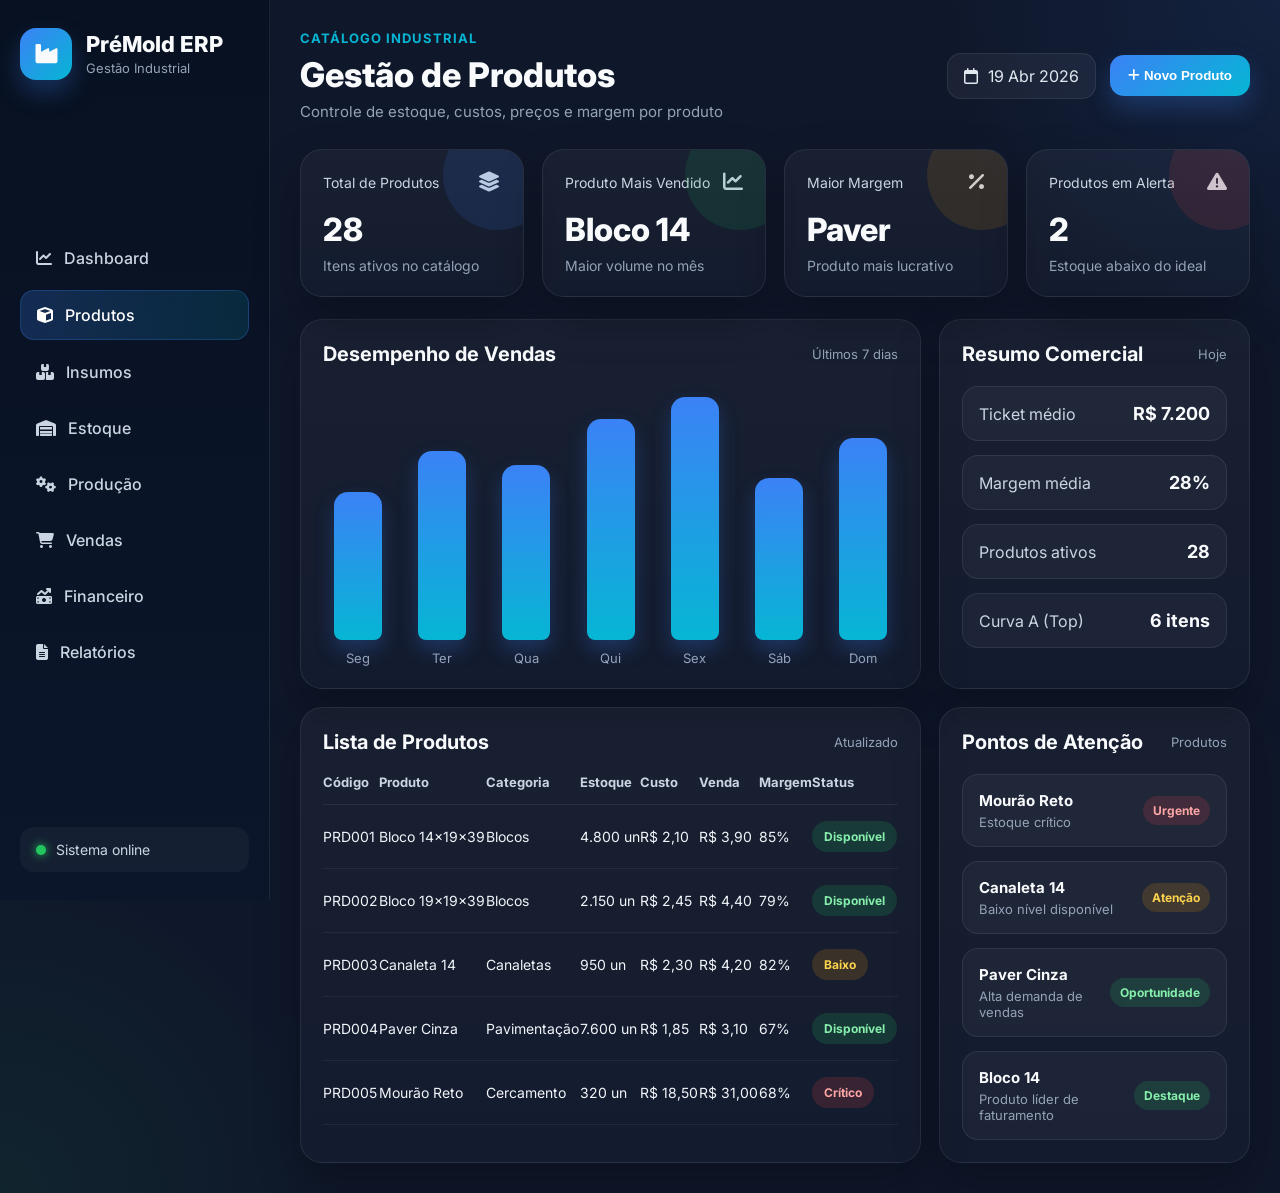
<file: produtos.html>
<!DOCTYPE html>
<html lang="pt-br">
<head>
  <meta charset="UTF-8">
  <meta name="viewport" content="width=device-width, initial-scale=1.0">
  <title>PréMold ERP - Produtos</title>
  <link rel="preconnect" href="https://fonts.googleapis.com">
  <link rel="preconnect" href="https://fonts.gstatic.com" crossorigin>
  <link href="https://fonts.googleapis.com/css2?family=Inter:wght@400;500;600;700;800&display=swap" rel="stylesheet">
  <link rel="stylesheet" href="https://cdnjs.cloudflare.com/ajax/libs/font-awesome/6.5.0/css/all.min.css">
  <link rel="stylesheet" href="css/style.css">
</head>
<body>

<div class="layout">

  <aside class="sidebar">
    <div class="logo-box">
      <div class="logo-icon"><i class="fa-solid fa-industry"></i></div>
      <div>
        <h2>PréMold ERP</h2>
        <span>Gestão Industrial</span>
      </div>
    </div>

    <nav class="menu">
      <a href="index.html"><i class="fa-solid fa-chart-line"></i> Dashboard</a>
      <a href="produtos.html" class="active"><i class="fa-solid fa-cube"></i> Produtos</a>
      <a href="insumos.html"><i class="fa-solid fa-boxes-stacked"></i> Insumos</a>
      <a href="estoque.html"><i class="fa-solid fa-warehouse"></i> Estoque</a>
      <a href="producao.html"><i class="fa-solid fa-gears"></i> Produção</a>
      <a href="vendas.html"><i class="fa-solid fa-cart-shopping"></i> Vendas</a>
      <a href="financeiro.html"><i class="fa-solid fa-money-bill-trend-up"></i> Financeiro</a>
      <a href="relatorios.html"><i class="fa-solid fa-file-lines"></i> Relatórios</a>
    </nav>

    <div class="sidebar-footer">
      <div class="status-dot"></div>
      <span>Sistema online</span>
    </div>
  </aside>

  <main class="main-content">
    <header class="topbar">
      <div>
        <p class="tag">Catálogo industrial</p>
        <h1>Gestão de Produtos</h1>
        <span class="subtitle">Controle de estoque, custos, preços e margem por produto</span>
      </div>

      <div class="topbar-actions">
        <div class="date-box">
          <i class="fa-regular fa-calendar"></i>
          <span>19 Abr 2026</span>
        </div>
        <button class="btn-primary">
          <i class="fa-solid fa-plus"></i> Novo Produto
        </button>
      </div>
    </header>

    <!-- KPIs -->
    <section class="cards">
      <div class="card kpi-card blue">
        <div class="card-top">
          <span>Total de Produtos</span>
          <i class="fa-solid fa-layer-group"></i>
        </div>
        <h3>28</h3>
        <p>Itens ativos no catálogo</p>
      </div>

      <div class="card kpi-card green">
        <div class="card-top">
          <span>Produto Mais Vendido</span>
          <i class="fa-solid fa-chart-line"></i>
        </div>
        <h3>Bloco 14</h3>
        <p>Maior volume no mês</p>
      </div>

      <div class="card kpi-card gold">
        <div class="card-top">
          <span>Maior Margem</span>
          <i class="fa-solid fa-percent"></i>
        </div>
        <h3>Paver</h3>
        <p>Produto mais lucrativo</p>
      </div>

      <div class="card kpi-card red">
        <div class="card-top">
          <span>Produtos em Alerta</span>
          <i class="fa-solid fa-triangle-exclamation"></i>
        </div>
        <h3>2</h3>
        <p>Estoque abaixo do ideal</p>
      </div>
    </section>

    <!-- GRID -->
    <section class="dashboard-grid">

      <div class="card chart-card">
        <div class="section-header">
          <h2>Desempenho de Vendas</h2>
          <span>Últimos 7 dias</span>
        </div>

        <div class="fake-chart bars">
          <div class="bar-group"><div class="bar" style="height: 55%;"></div><span>Seg</span></div>
          <div class="bar-group"><div class="bar" style="height: 70%;"></div><span>Ter</span></div>
          <div class="bar-group"><div class="bar" style="height: 65%;"></div><span>Qua</span></div>
          <div class="bar-group"><div class="bar" style="height: 82%;"></div><span>Qui</span></div>
          <div class="bar-group"><div class="bar" style="height: 90%;"></div><span>Sex</span></div>
          <div class="bar-group"><div class="bar" style="height: 60%;"></div><span>Sáb</span></div>
          <div class="bar-group"><div class="bar" style="height: 75%;"></div><span>Dom</span></div>
        </div>
      </div>

      <div class="card summary-card">
        <div class="section-header">
          <h2>Resumo Comercial</h2>
          <span>Hoje</span>
        </div>

        <div class="summary-list">
          <div class="summary-item">
            <span>Ticket médio</span>
            <strong>R$ 7.200</strong>
          </div>
          <div class="summary-item">
            <span>Margem média</span>
            <strong>28%</strong>
          </div>
          <div class="summary-item">
            <span>Produtos ativos</span>
            <strong>28</strong>
          </div>
          <div class="summary-item">
            <span>Curva A (Top)</span>
            <strong>6 itens</strong>
          </div>
        </div>
      </div>

    </section>

    <!-- TABELA -->
    <section class="bottom-grid">
      <div class="card table-card">
        <div class="section-header">
          <h2>Lista de Produtos</h2>
          <span>Atualizado</span>
        </div>

        <div class="table-wrap">
          <table>
            <thead>
              <tr>
                <th>Código</th>
                <th>Produto</th>
                <th>Categoria</th>
                <th>Estoque</th>
                <th>Custo</th>
                <th>Venda</th>
                <th>Margem</th>
                <th>Status</th>
              </tr>
            </thead>

            <tbody>
              <tr>
                <td>PRD001</td>
                <td>Bloco 14x19x39</td>
                <td>Blocos</td>
                <td>4.800 un</td>
                <td>R$ 2,10</td>
                <td>R$ 3,90</td>
                <td>85%</td>
                <td><span class="badge green">Disponível</span></td>
              </tr>

              <tr>
                <td>PRD002</td>
                <td>Bloco 19x19x39</td>
                <td>Blocos</td>
                <td>2.150 un</td>
                <td>R$ 2,45</td>
                <td>R$ 4,40</td>
                <td>79%</td>
                <td><span class="badge green">Disponível</span></td>
              </tr>

              <tr>
                <td>PRD003</td>
                <td>Canaleta 14</td>
                <td>Canaletas</td>
                <td>950 un</td>
                <td>R$ 2,30</td>
                <td>R$ 4,20</td>
                <td>82%</td>
                <td><span class="badge gold">Baixo</span></td>
              </tr>

              <tr>
                <td>PRD004</td>
                <td>Paver Cinza</td>
                <td>Pavimentação</td>
                <td>7.600 un</td>
                <td>R$ 1,85</td>
                <td>R$ 3,10</td>
                <td>67%</td>
                <td><span class="badge green">Disponível</span></td>
              </tr>

              <tr>
                <td>PRD005</td>
                <td>Mourão Reto</td>
                <td>Cercamento</td>
                <td>320 un</td>
                <td>R$ 18,50</td>
                <td>R$ 31,00</td>
                <td>68%</td>
                <td><span class="badge red">Crítico</span></td>
              </tr>

            </tbody>
          </table>
        </div>
      </div>

      <!-- ALERTAS -->
      <div class="card stock-card">
        <div class="section-header">
          <h2>Pontos de Atenção</h2>
          <span>Produtos</span>
        </div>

        <div class="alert-list">

          <div class="alert-item">
            <div>
              <strong>Mourão Reto</strong>
              <p>Estoque crítico</p>
            </div>
            <span class="alert-danger">Urgente</span>
          </div>

          <div class="alert-item">
            <div>
              <strong>Canaleta 14</strong>
              <p>Baixo nível disponível</p>
            </div>
            <span class="alert-warning">Atenção</span>
          </div>

          <div class="alert-item">
            <div>
              <strong>Paver Cinza</strong>
              <p>Alta demanda de vendas</p>
            </div>
            <span class="alert-ok">Oportunidade</span>
          </div>

          <div class="alert-item">
            <div>
              <strong>Bloco 14</strong>
              <p>Produto líder de faturamento</p>
            </div>
            <span class="alert-ok">Destaque</span>
          </div>

        </div>
      </div>
    </section>

  </main>

</div>

</body>
</html>
</file>
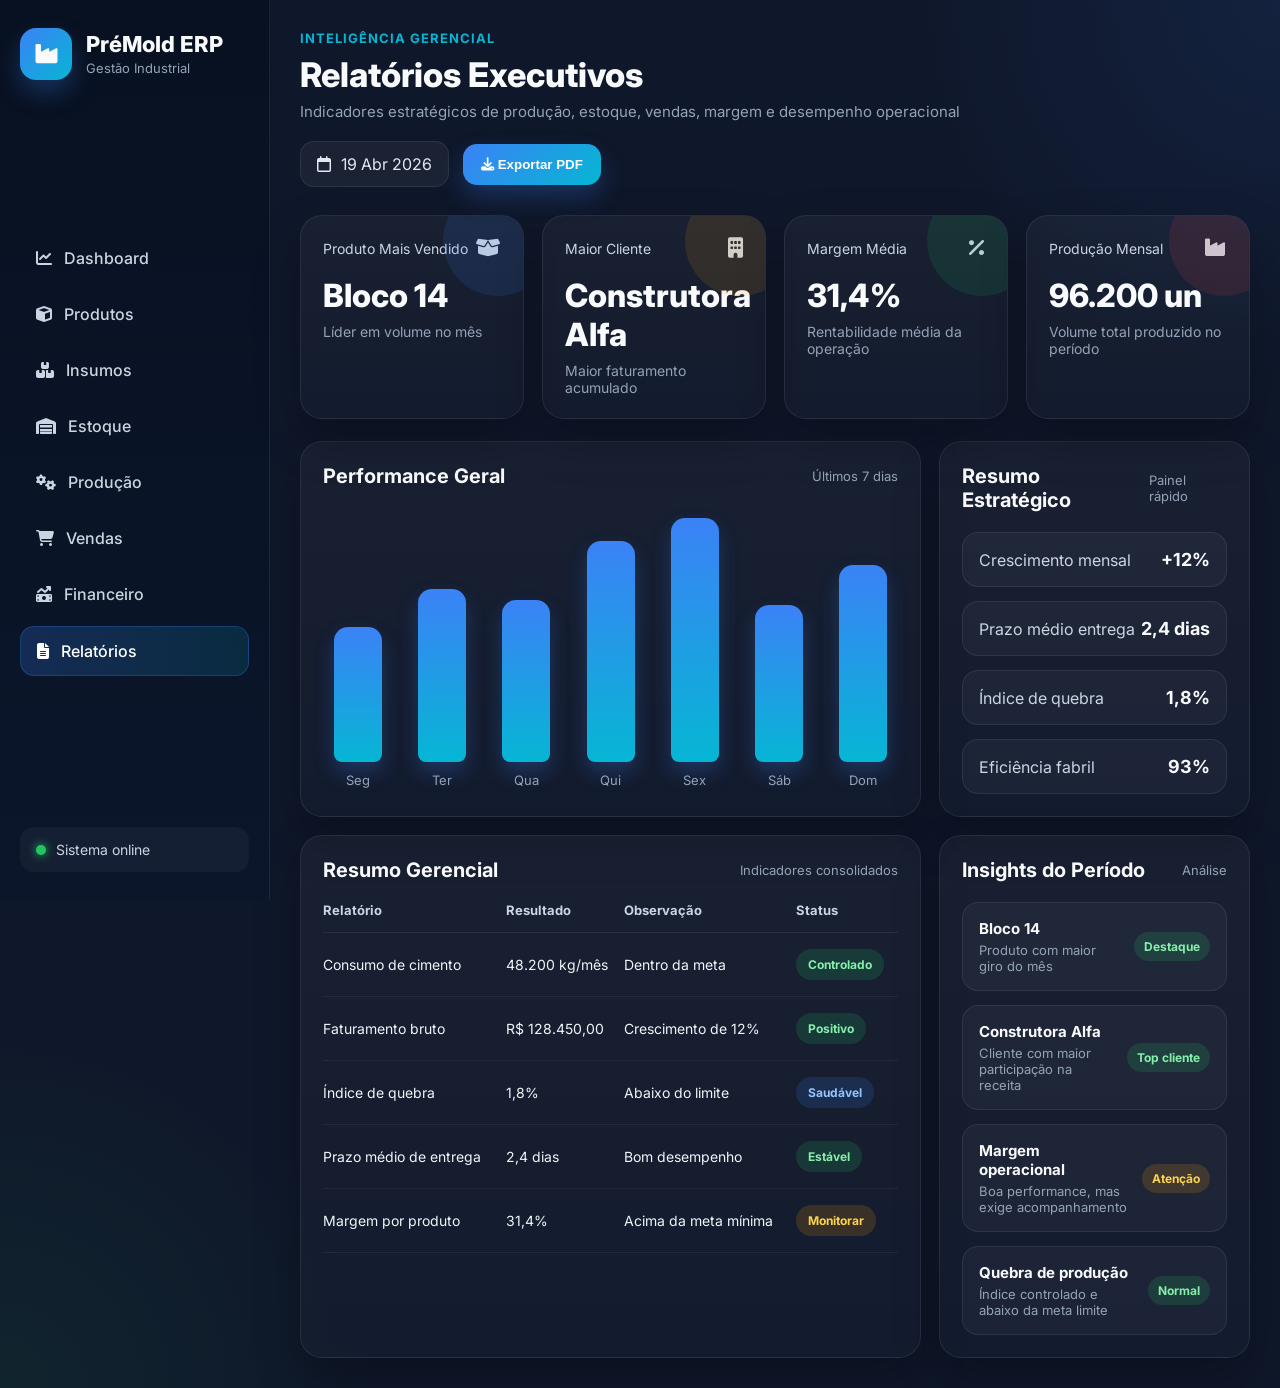
<file: relatorios.html>
<!DOCTYPE html>
<html lang="pt-br">
<head>
  <meta charset="UTF-8">
  <meta name="viewport" content="width=device-width, initial-scale=1.0">
  <title>PréMold ERP - Relatórios</title>
  <link rel="preconnect" href="https://fonts.googleapis.com">
  <link rel="preconnect" href="https://fonts.gstatic.com" crossorigin>
  <link href="https://fonts.googleapis.com/css2?family=Inter:wght@400;500;600;700;800&display=swap" rel="stylesheet">
  <link rel="stylesheet" href="https://cdnjs.cloudflare.com/ajax/libs/font-awesome/6.5.0/css/all.min.css">
  <link rel="stylesheet" href="css/style.css">
</head>
<body>

  <div class="layout">

    <aside class="sidebar">
      <div class="logo-box">
        <div class="logo-icon"><i class="fa-solid fa-industry"></i></div>
        <div>
          <h2>PréMold ERP</h2>
          <span>Gestão Industrial</span>
        </div>
      </div>

      <nav class="menu">
        <a href="index.html"><i class="fa-solid fa-chart-line"></i> Dashboard</a>
        <a href="produtos.html"><i class="fa-solid fa-cube"></i> Produtos</a>
        <a href="insumos.html"><i class="fa-solid fa-boxes-stacked"></i> Insumos</a>
        <a href="estoque.html"><i class="fa-solid fa-warehouse"></i> Estoque</a>
        <a href="producao.html"><i class="fa-solid fa-gears"></i> Produção</a>
        <a href="vendas.html"><i class="fa-solid fa-cart-shopping"></i> Vendas</a>
        <a href="financeiro.html"><i class="fa-solid fa-money-bill-trend-up"></i> Financeiro</a>
        <a href="relatorios.html" class="active"><i class="fa-solid fa-file-lines"></i> Relatórios</a>
      </nav>

      <div class="sidebar-footer">
        <div class="status-dot"></div>
        <span>Sistema online</span>
      </div>
    </aside>

    <main class="main-content">
      <header class="topbar">
        <div>
          <p class="tag">Inteligência gerencial</p>
          <h1>Relatórios Executivos</h1>
          <span class="subtitle">Indicadores estratégicos de produção, estoque, vendas, margem e desempenho operacional</span>
        </div>

        <div class="topbar-actions">
          <div class="date-box">
            <i class="fa-regular fa-calendar"></i>
            <span>19 Abr 2026</span>
          </div>
          <button class="btn-primary">
            <i class="fa-solid fa-download"></i> Exportar PDF
          </button>
        </div>
      </header>

      <section class="cards">
        <div class="card kpi-card blue">
          <div class="card-top">
            <span>Produto Mais Vendido</span>
            <i class="fa-solid fa-box-open"></i>
          </div>
          <h3>Bloco 14</h3>
          <p>Líder em volume no mês</p>
        </div>

        <div class="card kpi-card gold">
          <div class="card-top">
            <span>Maior Cliente</span>
            <i class="fa-solid fa-building"></i>
          </div>
          <h3>Construtora Alfa</h3>
          <p>Maior faturamento acumulado</p>
        </div>

        <div class="card kpi-card green">
          <div class="card-top">
            <span>Margem Média</span>
            <i class="fa-solid fa-percent"></i>
          </div>
          <h3>31,4%</h3>
          <p>Rentabilidade média da operação</p>
        </div>

        <div class="card kpi-card red">
          <div class="card-top">
            <span>Produção Mensal</span>
            <i class="fa-solid fa-industry"></i>
          </div>
          <h3>96.200 un</h3>
          <p>Volume total produzido no período</p>
        </div>
      </section>

      <section class="dashboard-grid">
        <div class="card chart-card">
          <div class="section-header">
            <h2>Performance Geral</h2>
            <span>Últimos 7 dias</span>
          </div>

          <div class="fake-chart bars">
            <div class="bar-group">
              <div class="bar" style="height: 50%;"></div>
              <span>Seg</span>
            </div>
            <div class="bar-group">
              <div class="bar" style="height: 64%;"></div>
              <span>Ter</span>
            </div>
            <div class="bar-group">
              <div class="bar" style="height: 60%;"></div>
              <span>Qua</span>
            </div>
            <div class="bar-group">
              <div class="bar" style="height: 82%;"></div>
              <span>Qui</span>
            </div>
            <div class="bar-group">
              <div class="bar" style="height: 91%;"></div>
              <span>Sex</span>
            </div>
            <div class="bar-group">
              <div class="bar" style="height: 58%;"></div>
              <span>Sáb</span>
            </div>
            <div class="bar-group">
              <div class="bar" style="height: 73%;"></div>
              <span>Dom</span>
            </div>
          </div>
        </div>

        <div class="card summary-card">
          <div class="section-header">
            <h2>Resumo Estratégico</h2>
            <span>Painel rápido</span>
          </div>

          <div class="summary-list">
            <div class="summary-item">
              <span>Crescimento mensal</span>
              <strong>+12%</strong>
            </div>
            <div class="summary-item">
              <span>Prazo médio entrega</span>
              <strong>2,4 dias</strong>
            </div>
            <div class="summary-item">
              <span>Índice de quebra</span>
              <strong>1,8%</strong>
            </div>
            <div class="summary-item">
              <span>Eficiência fabril</span>
              <strong>93%</strong>
            </div>
          </div>
        </div>
      </section>

      <section class="bottom-grid">
        <div class="card table-card">
          <div class="section-header">
            <h2>Resumo Gerencial</h2>
            <span>Indicadores consolidados</span>
          </div>

          <div class="table-wrap">
            <table>
              <thead>
                <tr>
                  <th>Relatório</th>
                  <th>Resultado</th>
                  <th>Observação</th>
                  <th>Status</th>
                </tr>
              </thead>
              <tbody>
                <tr>
                  <td>Consumo de cimento</td>
                  <td>48.200 kg/mês</td>
                  <td>Dentro da meta</td>
                  <td><span class="badge green">Controlado</span></td>
                </tr>
                <tr>
                  <td>Faturamento bruto</td>
                  <td>R$ 128.450,00</td>
                  <td>Crescimento de 12%</td>
                  <td><span class="badge green">Positivo</span></td>
                </tr>
                <tr>
                  <td>Índice de quebra</td>
                  <td>1,8%</td>
                  <td>Abaixo do limite</td>
                  <td><span class="badge blue">Saudável</span></td>
                </tr>
                <tr>
                  <td>Prazo médio de entrega</td>
                  <td>2,4 dias</td>
                  <td>Bom desempenho</td>
                  <td><span class="badge green">Estável</span></td>
                </tr>
                <tr>
                  <td>Margem por produto</td>
                  <td>31,4%</td>
                  <td>Acima da meta mínima</td>
                  <td><span class="badge gold">Monitorar</span></td>
                </tr>
              </tbody>
            </table>
          </div>
        </div>

        <div class="card stock-card">
          <div class="section-header">
            <h2>Insights do Período</h2>
            <span>Análise</span>
          </div>

          <div class="alert-list">
            <div class="alert-item">
              <div>
                <strong>Bloco 14</strong>
                <p>Produto com maior giro do mês</p>
              </div>
              <span class="alert-ok">Destaque</span>
            </div>

            <div class="alert-item">
              <div>
                <strong>Construtora Alfa</strong>
                <p>Cliente com maior participação na receita</p>
              </div>
              <span class="alert-ok">Top cliente</span>
            </div>

            <div class="alert-item">
              <div>
                <strong>Margem operacional</strong>
                <p>Boa performance, mas exige acompanhamento</p>
              </div>
              <span class="alert-warning">Atenção</span>
            </div>

            <div class="alert-item">
              <div>
                <strong>Quebra de produção</strong>
                <p>Índice controlado e abaixo da meta limite</p>
              </div>
              <span class="alert-ok">Normal</span>
            </div>
          </div>
        </div>
      </section>
    </main>

  </div>

</body>
</html>
</file>
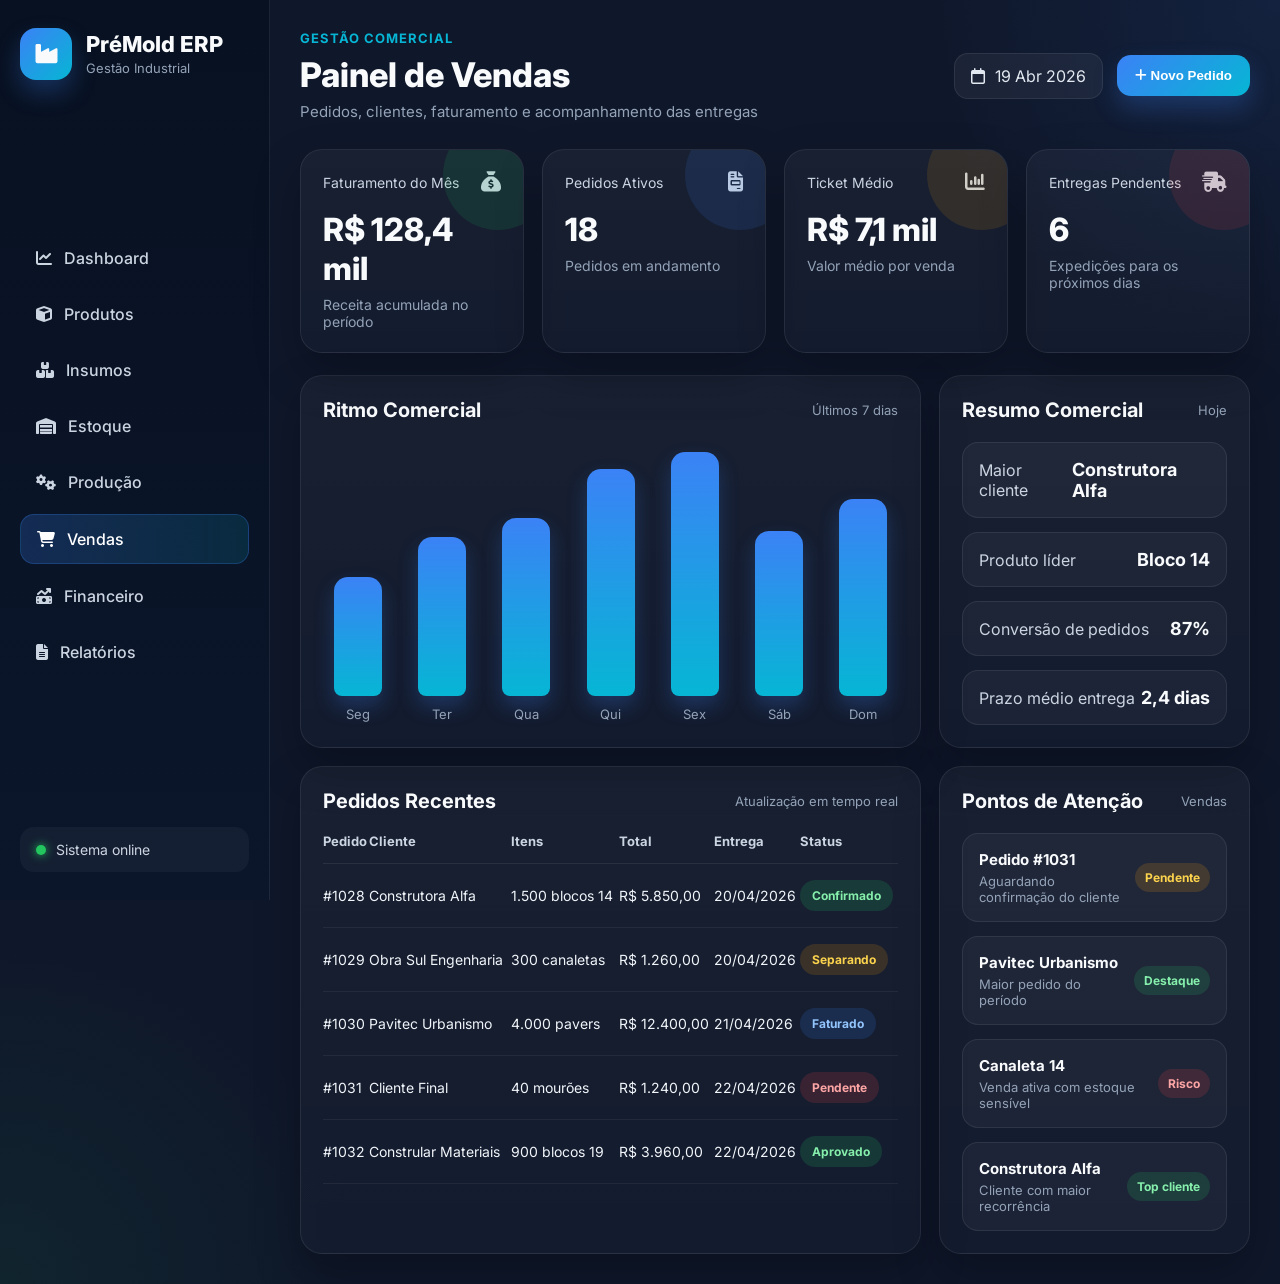
<file: vendas.html>
<!DOCTYPE html>
<html lang="pt-br">
<head>
  <meta charset="UTF-8">
  <meta name="viewport" content="width=device-width, initial-scale=1.0">
  <title>PréMold ERP - Vendas</title>
  <link rel="preconnect" href="https://fonts.googleapis.com">
  <link rel="preconnect" href="https://fonts.gstatic.com" crossorigin>
  <link href="https://fonts.googleapis.com/css2?family=Inter:wght@400;500;600;700;800&display=swap" rel="stylesheet">
  <link rel="stylesheet" href="https://cdnjs.cloudflare.com/ajax/libs/font-awesome/6.5.0/css/all.min.css">
  <link rel="stylesheet" href="css/style.css">
</head>
<body>

  <div class="layout">

    <aside class="sidebar">
      <div class="logo-box">
        <div class="logo-icon"><i class="fa-solid fa-industry"></i></div>
        <div>
          <h2>PréMold ERP</h2>
          <span>Gestão Industrial</span>
        </div>
      </div>

      <nav class="menu">
        <a href="index.html"><i class="fa-solid fa-chart-line"></i> Dashboard</a>
        <a href="produtos.html"><i class="fa-solid fa-cube"></i> Produtos</a>
        <a href="insumos.html"><i class="fa-solid fa-boxes-stacked"></i> Insumos</a>
        <a href="estoque.html"><i class="fa-solid fa-warehouse"></i> Estoque</a>
        <a href="producao.html"><i class="fa-solid fa-gears"></i> Produção</a>
        <a href="vendas.html" class="active"><i class="fa-solid fa-cart-shopping"></i> Vendas</a>
        <a href="financeiro.html"><i class="fa-solid fa-money-bill-trend-up"></i> Financeiro</a>
        <a href="relatorios.html"><i class="fa-solid fa-file-lines"></i> Relatórios</a>
      </nav>

      <div class="sidebar-footer">
        <div class="status-dot"></div>
        <span>Sistema online</span>
      </div>
    </aside>

    <main class="main-content">
      <header class="topbar">
        <div>
          <p class="tag">Gestão comercial</p>
          <h1>Painel de Vendas</h1>
          <span class="subtitle">Pedidos, clientes, faturamento e acompanhamento das entregas</span>
        </div>

        <div class="topbar-actions">
          <div class="date-box">
            <i class="fa-regular fa-calendar"></i>
            <span>19 Abr 2026</span>
          </div>
          <button class="btn-primary">
            <i class="fa-solid fa-plus"></i> Novo Pedido
          </button>
        </div>
      </header>

      <section class="cards">
        <div class="card kpi-card green">
          <div class="card-top">
            <span>Faturamento do Mês</span>
            <i class="fa-solid fa-sack-dollar"></i>
          </div>
          <h3>R$ 128,4 mil</h3>
          <p>Receita acumulada no período</p>
        </div>

        <div class="card kpi-card blue">
          <div class="card-top">
            <span>Pedidos Ativos</span>
            <i class="fa-solid fa-file-invoice"></i>
          </div>
          <h3>18</h3>
          <p>Pedidos em andamento</p>
        </div>

        <div class="card kpi-card gold">
          <div class="card-top">
            <span>Ticket Médio</span>
            <i class="fa-solid fa-chart-column"></i>
          </div>
          <h3>R$ 7,1 mil</h3>
          <p>Valor médio por venda</p>
        </div>

        <div class="card kpi-card red">
          <div class="card-top">
            <span>Entregas Pendentes</span>
            <i class="fa-solid fa-truck-fast"></i>
          </div>
          <h3>6</h3>
          <p>Expedições para os próximos dias</p>
        </div>
      </section>

      <section class="dashboard-grid">
        <div class="card chart-card">
          <div class="section-header">
            <h2>Ritmo Comercial</h2>
            <span>Últimos 7 dias</span>
          </div>

          <div class="fake-chart bars">
            <div class="bar-group"><div class="bar" style="height: 44%;"></div><span>Seg</span></div>
            <div class="bar-group"><div class="bar" style="height: 59%;"></div><span>Ter</span></div>
            <div class="bar-group"><div class="bar" style="height: 66%;"></div><span>Qua</span></div>
            <div class="bar-group"><div class="bar" style="height: 84%;"></div><span>Qui</span></div>
            <div class="bar-group"><div class="bar" style="height: 92%;"></div><span>Sex</span></div>
            <div class="bar-group"><div class="bar" style="height: 61%;"></div><span>Sáb</span></div>
            <div class="bar-group"><div class="bar" style="height: 73%;"></div><span>Dom</span></div>
          </div>
        </div>

        <div class="card summary-card">
          <div class="section-header">
            <h2>Resumo Comercial</h2>
            <span>Hoje</span>
          </div>

          <div class="summary-list">
            <div class="summary-item">
              <span>Maior cliente</span>
              <strong>Construtora Alfa</strong>
            </div>
            <div class="summary-item">
              <span>Produto líder</span>
              <strong>Bloco 14</strong>
            </div>
            <div class="summary-item">
              <span>Conversão de pedidos</span>
              <strong>87%</strong>
            </div>
            <div class="summary-item">
              <span>Prazo médio entrega</span>
              <strong>2,4 dias</strong>
            </div>
          </div>
        </div>
      </section>

      <section class="bottom-grid">
        <div class="card table-card">
          <div class="section-header">
            <h2>Pedidos Recentes</h2>
            <span>Atualização em tempo real</span>
          </div>

          <div class="table-wrap">
            <table>
              <thead>
                <tr>
                  <th>Pedido</th>
                  <th>Cliente</th>
                  <th>Itens</th>
                  <th>Total</th>
                  <th>Entrega</th>
                  <th>Status</th>
                </tr>
              </thead>
              <tbody>
                <tr>
                  <td>#1028</td>
                  <td>Construtora Alfa</td>
                  <td>1.500 blocos 14</td>
                  <td>R$ 5.850,00</td>
                  <td>20/04/2026</td>
                  <td><span class="badge green">Confirmado</span></td>
                </tr>
                <tr>
                  <td>#1029</td>
                  <td>Obra Sul Engenharia</td>
                  <td>300 canaletas</td>
                  <td>R$ 1.260,00</td>
                  <td>20/04/2026</td>
                  <td><span class="badge gold">Separando</span></td>
                </tr>
                <tr>
                  <td>#1030</td>
                  <td>Pavitec Urbanismo</td>
                  <td>4.000 pavers</td>
                  <td>R$ 12.400,00</td>
                  <td>21/04/2026</td>
                  <td><span class="badge blue">Faturado</span></td>
                </tr>
                <tr>
                  <td>#1031</td>
                  <td>Cliente Final</td>
                  <td>40 mourões</td>
                  <td>R$ 1.240,00</td>
                  <td>22/04/2026</td>
                  <td><span class="badge red">Pendente</span></td>
                </tr>
                <tr>
                  <td>#1032</td>
                  <td>Constrular Materiais</td>
                  <td>900 blocos 19</td>
                  <td>R$ 3.960,00</td>
                  <td>22/04/2026</td>
                  <td><span class="badge green">Aprovado</span></td>
                </tr>
              </tbody>
            </table>
          </div>
        </div>

        <div class="card stock-card">
          <div class="section-header">
            <h2>Pontos de Atenção</h2>
            <span>Vendas</span>
          </div>

          <div class="alert-list">
            <div class="alert-item">
              <div>
                <strong>Pedido #1031</strong>
                <p>Aguardando confirmação do cliente</p>
              </div>
              <span class="alert-warning">Pendente</span>
            </div>

            <div class="alert-item">
              <div>
                <strong>Pavitec Urbanismo</strong>
                <p>Maior pedido do período</p>
              </div>
              <span class="alert-ok">Destaque</span>
            </div>

            <div class="alert-item">
              <div>
                <strong>Canaleta 14</strong>
                <p>Venda ativa com estoque sensível</p>
              </div>
              <span class="alert-danger">Risco</span>
            </div>

            <div class="alert-item">
              <div>
                <strong>Construtora Alfa</strong>
                <p>Cliente com maior recorrência</p>
              </div>
              <span class="alert-ok">Top cliente</span>
            </div>
          </div>
        </div>
      </section>
    </main>

  </div>

</body>
</html>
</file>
<file: css/style.css>
* {
  margin: 0;
  padding: 0;
  box-sizing: border-box;
}

:root {
  --bg: #0f172a;
  --bg-soft: #111c34;
  --panel: #172338;
  --panel-2: #1e2b44;
  --border: rgba(255,255,255,0.08);
  --text: #f8fafc;
  --muted: #94a3b8;
  --blue: #3b82f6;
  --green: #22c55e;
  --red: #ef4444;
  --gold: #f59e0b;
  --cyan: #06b6d4;
  --shadow: 0 20px 45px rgba(0,0,0,0.25);
}

body {
  font-family: 'Inter', sans-serif;
  background:
    radial-gradient(circle at top right, rgba(59,130,246,0.10), transparent 20%),
    radial-gradient(circle at bottom left, rgba(34,197,94,0.08), transparent 20%),
    var(--bg);
  color: var(--text);
  min-height: 100vh;
}

.layout {
  display: flex;
  min-height: 100vh;
}

.sidebar {
  width: 270px;
  background: linear-gradient(180deg, #081121 0%, #0b162b 100%);
  border-right: 1px solid var(--border);
  padding: 28px 20px;
  display: flex;
  flex-direction: column;
  justify-content: space-between;
  position: sticky;
  top: 0;
  height: 100vh;
}

.logo-box {
  display: flex;
  align-items: center;
  gap: 14px;
  margin-bottom: 32px;
}

.logo-icon {
  width: 52px;
  height: 52px;
  border-radius: 16px;
  display: flex;
  align-items: center;
  justify-content: center;
  background: linear-gradient(135deg, var(--blue), var(--cyan));
  font-size: 22px;
  box-shadow: 0 12px 25px rgba(59,130,246,0.28);
}

.logo-box h2 {
  font-size: 22px;
  font-weight: 800;
}

.logo-box span {
  color: var(--muted);
  font-size: 13px;
}

.menu {
  display: flex;
  flex-direction: column;
  gap: 8px;
}

.menu a {
  text-decoration: none;
  color: #cbd5e1;
  padding: 14px 16px;
  border-radius: 14px;
  display: flex;
  align-items: center;
  gap: 12px;
  font-weight: 500;
  transition: 0.25s ease;
}

.menu a:hover {
  background: rgba(255,255,255,0.06);
  color: white;
  transform: translateX(4px);
}

.menu a.active {
  background: linear-gradient(90deg, rgba(59,130,246,0.22), rgba(6,182,212,0.14));
  color: white;
  border: 1px solid rgba(59,130,246,0.25);
}

.sidebar-footer {
  margin-top: 30px;
  padding: 14px 16px;
  border-radius: 14px;
  background: rgba(255,255,255,0.04);
  display: flex;
  align-items: center;
  gap: 10px;
  color: #cbd5e1;
  font-size: 14px;
}

.status-dot {
  width: 10px;
  height: 10px;
  border-radius: 50%;
  background: var(--green);
  box-shadow: 0 0 10px var(--green);
}

.main-content {
  flex: 1;
  padding: 30px;
}

.topbar {
  display: flex;
  justify-content: space-between;
  align-items: center;
  gap: 20px;
  margin-bottom: 28px;
  flex-wrap: wrap;
}

.tag {
  color: var(--cyan);
  font-size: 13px;
  font-weight: 700;
  text-transform: uppercase;
  letter-spacing: 1px;
  margin-bottom: 8px;
}

.topbar h1 {
  font-size: 34px;
  font-weight: 800;
  margin-bottom: 6px;
}

.subtitle {
  color: var(--muted);
  font-size: 15px;
}

.topbar-actions {
  display: flex;
  align-items: center;
  gap: 14px;
  flex-wrap: wrap;
}

.date-box {
  background: rgba(255,255,255,0.05);
  border: 1px solid var(--border);
  padding: 12px 16px;
  border-radius: 14px;
  display: flex;
  align-items: center;
  gap: 10px;
  color: #e2e8f0;
}

.btn-primary {
  border: none;
  background: linear-gradient(135deg, var(--blue), var(--cyan));
  color: white;
  padding: 13px 18px;
  border-radius: 14px;
  font-weight: 700;
  cursor: pointer;
  box-shadow: 0 12px 25px rgba(59,130,246,0.25);
  transition: 0.25s ease;
}

.btn-primary:hover {
  transform: translateY(-2px);
}

.cards {
  display: grid;
  grid-template-columns: repeat(4, 1fr);
  gap: 18px;
  margin-bottom: 22px;
}

.card {
  background: linear-gradient(180deg, rgba(255,255,255,0.04), rgba(255,255,255,0.02));
  border: 1px solid var(--border);
  border-radius: 22px;
  padding: 22px;
  box-shadow: var(--shadow);
}

.kpi-card {
  position: relative;
  overflow: hidden;
}

.kpi-card::before {
  content: "";
  position: absolute;
  right: -30px;
  top: -30px;
  width: 110px;
  height: 110px;
  border-radius: 50%;
  opacity: 0.12;
}

.kpi-card.blue::before { background: var(--blue); }
.kpi-card.gold::before { background: var(--gold); }
.kpi-card.red::before { background: var(--red); }
.kpi-card.green::before { background: var(--green); }

.card-top {
  display: flex;
  justify-content: space-between;
  align-items: center;
  margin-bottom: 18px;
  color: #cbd5e1;
  font-size: 14px;
}

.card-top i {
  font-size: 20px;
}

.kpi-card h3 {
  font-size: 32px;
  font-weight: 800;
  margin-bottom: 8px;
}

.kpi-card p {
  color: var(--muted);
  font-size: 14px;
}

.dashboard-grid {
  display: grid;
  grid-template-columns: 2fr 1fr;
  gap: 18px;
  margin-bottom: 18px;
}

.bottom-grid {
  display: grid;
  grid-template-columns: 2fr 1fr;
  gap: 18px;
}

.section-header {
  display: flex;
  justify-content: space-between;
  align-items: center;
  margin-bottom: 20px;
}

.section-header h2 {
  font-size: 20px;
  font-weight: 700;
}

.section-header span {
  color: var(--muted);
  font-size: 13px;
}

.fake-chart {
  height: 280px;
  display: flex;
  align-items: end;
  gap: 14px;
  padding-top: 10px;
}

.bar-group {
  flex: 1;
  display: flex;
  flex-direction: column;
  justify-content: end;
  align-items: center;
  gap: 10px;
  height: 100%;
}

.bar {
  width: 100%;
  max-width: 48px;
  border-radius: 14px 14px 8px 8px;
  background: linear-gradient(180deg, var(--blue), var(--cyan));
  box-shadow: 0 10px 20px rgba(59,130,246,0.25);
}

.bar-group span {
  color: var(--muted);
  font-size: 13px;
}

.summary-list {
  display: flex;
  flex-direction: column;
  gap: 14px;
}

.summary-item {
  display: flex;
  justify-content: space-between;
  align-items: center;
  background: rgba(255,255,255,0.04);
  border: 1px solid var(--border);
  border-radius: 16px;
  padding: 16px;
}

.summary-item span {
  color: #cbd5e1;
}

.summary-item strong {
  font-size: 18px;
}

.table-wrap {
  overflow-x: auto;
}

table {
  width: 100%;
  border-collapse: collapse;
}

thead th {
  text-align: left;
  color: #cbd5e1;
  font-size: 13px;
  padding-bottom: 14px;
  border-bottom: 1px solid var(--border);
}

tbody td {
  padding: 16px 0;
  border-bottom: 1px solid rgba(255,255,255,0.06);
  color: #f1f5f9;
  font-size: 14px;
}

.badge {
  display: inline-block;
  padding: 8px 12px;
  border-radius: 999px;
  font-size: 12px;
  font-weight: 700;
}

.badge.green { background: rgba(34,197,94,0.16); color: #86efac; }
.badge.blue { background: rgba(59,130,246,0.16); color: #93c5fd; }
.badge.gold { background: rgba(245,158,11,0.16); color: #fcd34d; }
.badge.red { background: rgba(239,68,68,0.16); color: #fca5a5; }

.alert-list {
  display: flex;
  flex-direction: column;
  gap: 14px;
}

.alert-item {
  display: flex;
  justify-content: space-between;
  align-items: center;
  gap: 12px;
  padding: 16px;
  border-radius: 16px;
  background: rgba(255,255,255,0.04);
  border: 1px solid var(--border);
}

.alert-item strong {
  display: block;
  margin-bottom: 4px;
  font-size: 15px;
}

.alert-item p {
  color: var(--muted);
  font-size: 13px;
}

.alert-danger,
.alert-warning,
.alert-ok {
  padding: 7px 10px;
  border-radius: 999px;
  font-size: 12px;
  font-weight: 700;
  white-space: nowrap;
}

.alert-danger {
  background: rgba(239,68,68,0.16);
  color: #fca5a5;
}

.alert-warning {
  background: rgba(245,158,11,0.16);
  color: #fcd34d;
}

.alert-ok {
  background: rgba(34,197,94,0.16);
  color: #86efac;
}

@media (max-width: 1200px) {
  .cards {
    grid-template-columns: repeat(2, 1fr);
  }

  .dashboard-grid,
  .bottom-grid {
    grid-template-columns: 1fr;
  }
}

@media (max-width: 900px) {
  .layout {
    flex-direction: column;
  }

  .sidebar {
    width: 100%;
    height: auto;
    position: relative;
  }

  .main-content {
    padding: 20px;
  }
}

@media (max-width: 600px) {
  .cards {
    grid-template-columns: 1fr;
  }

  .topbar h1 {
    font-size: 28px;
  }

  .kpi-card h3 {
    font-size: 26px;
  }
}
</file>
